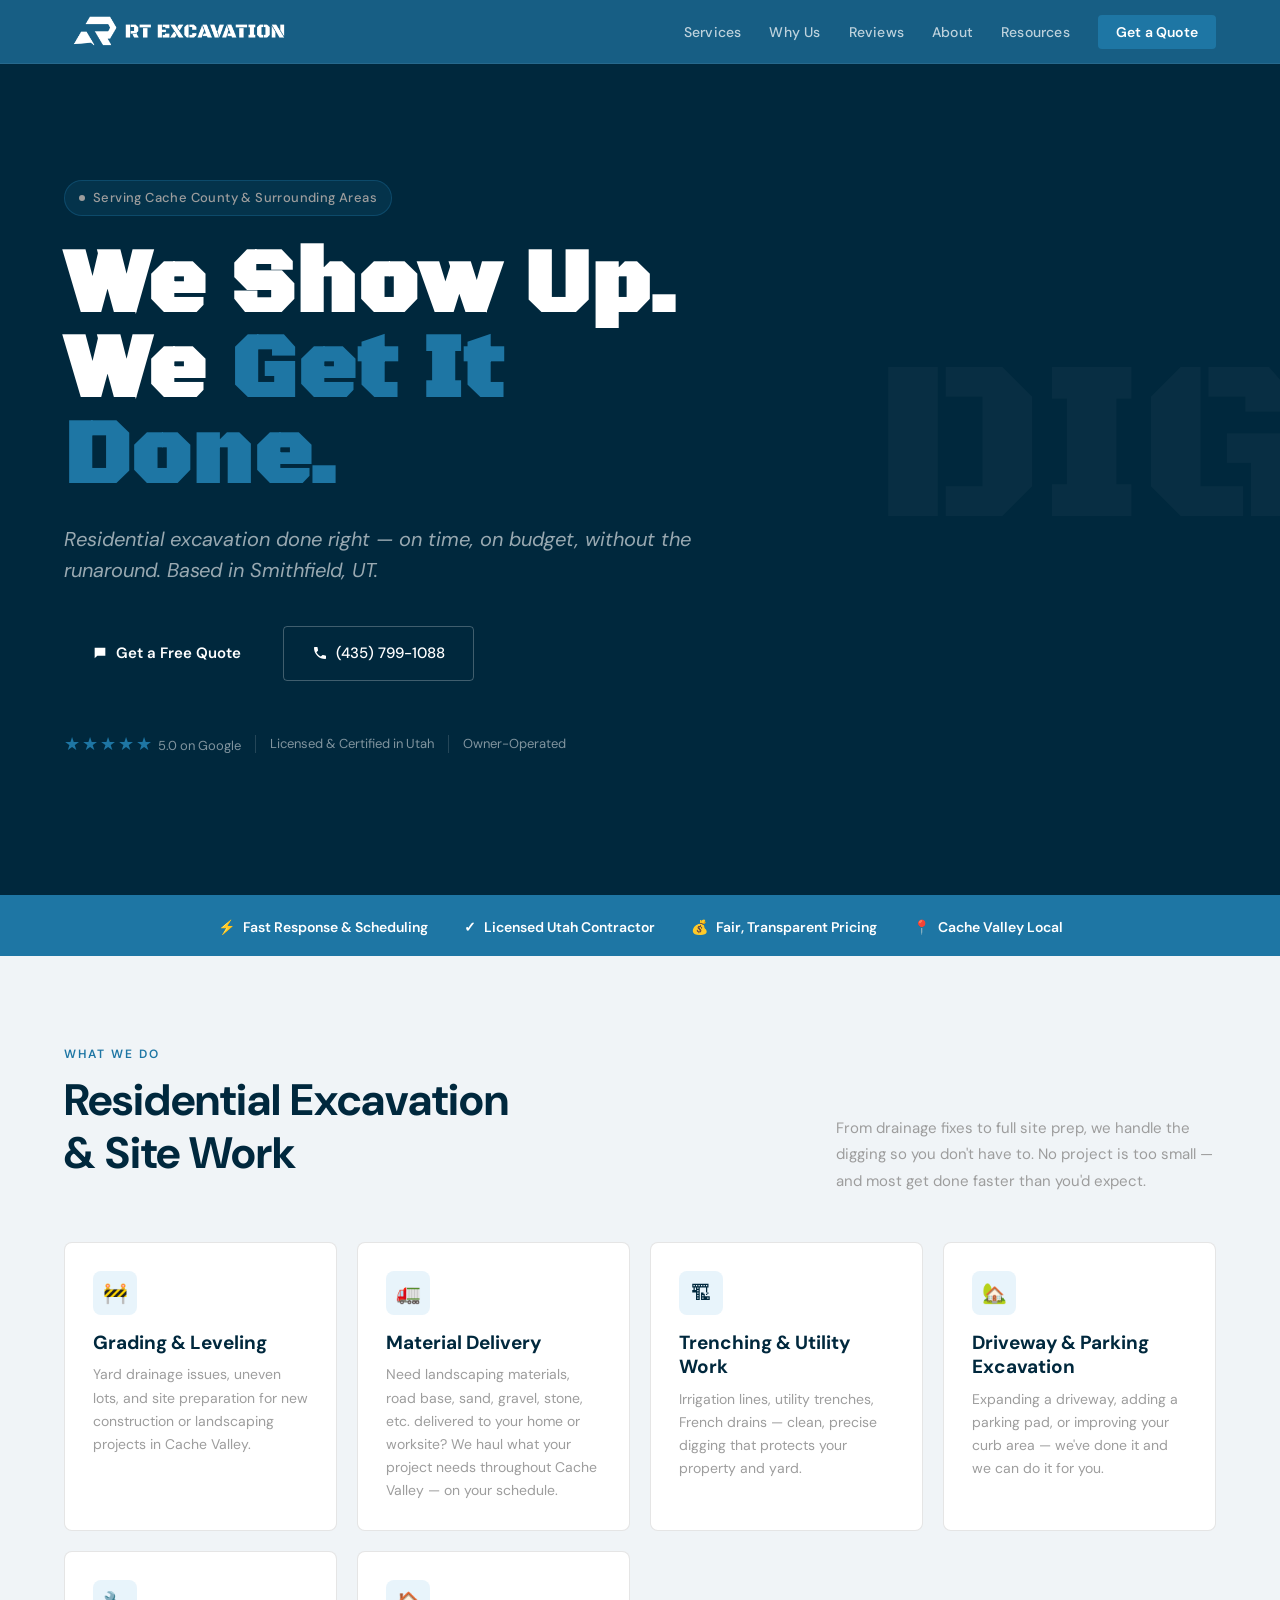
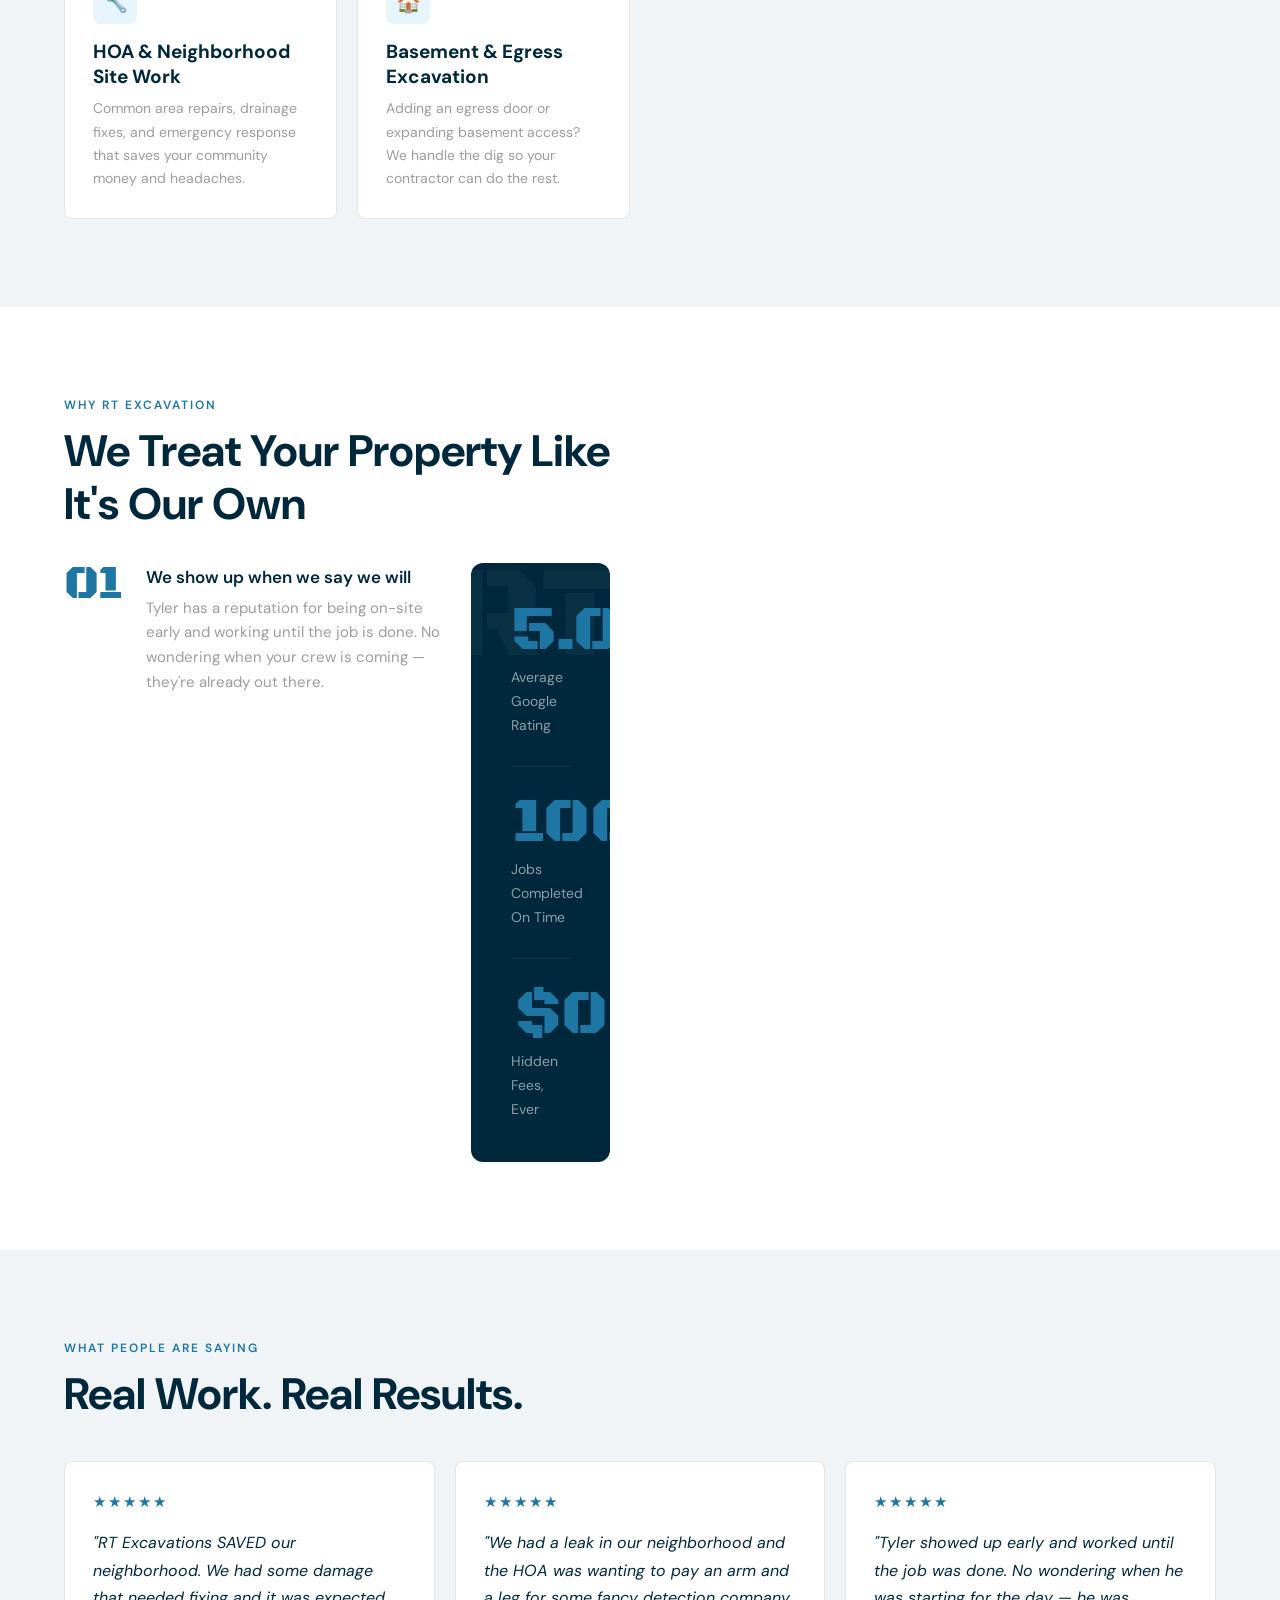
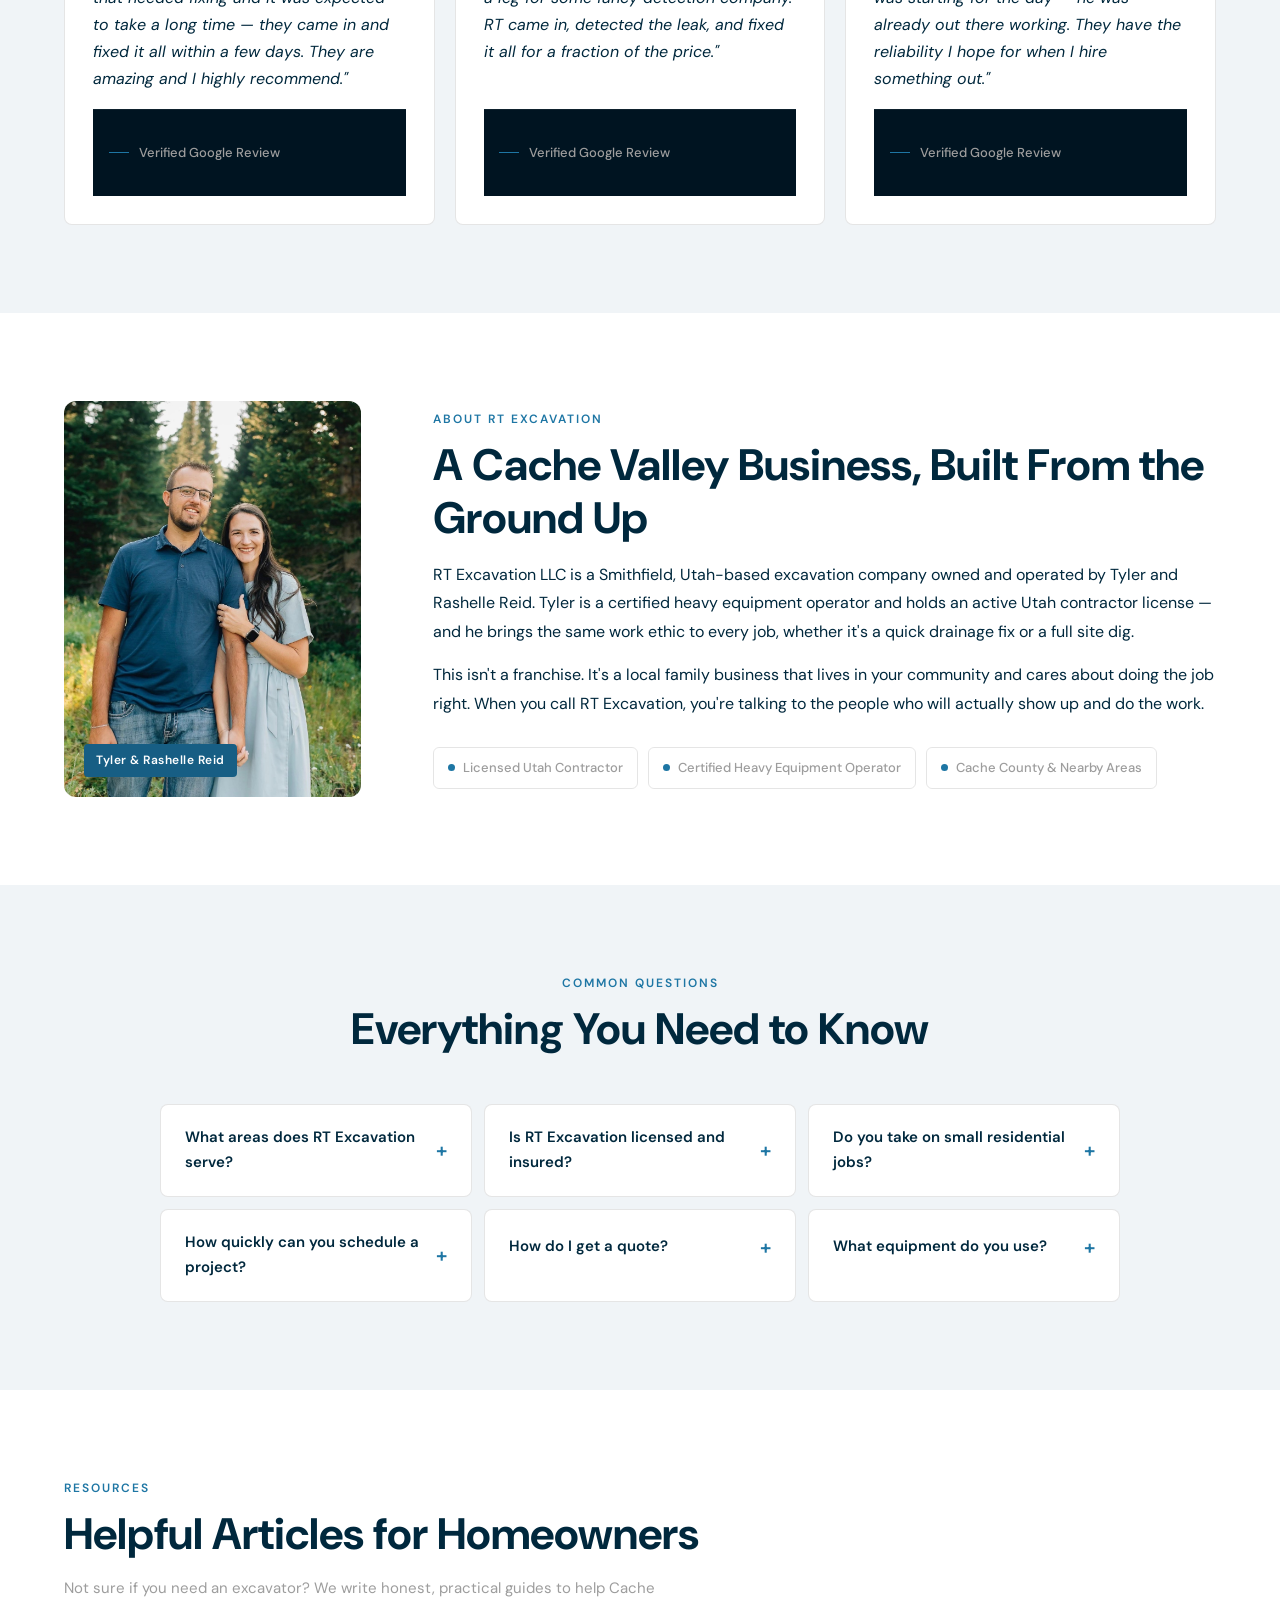
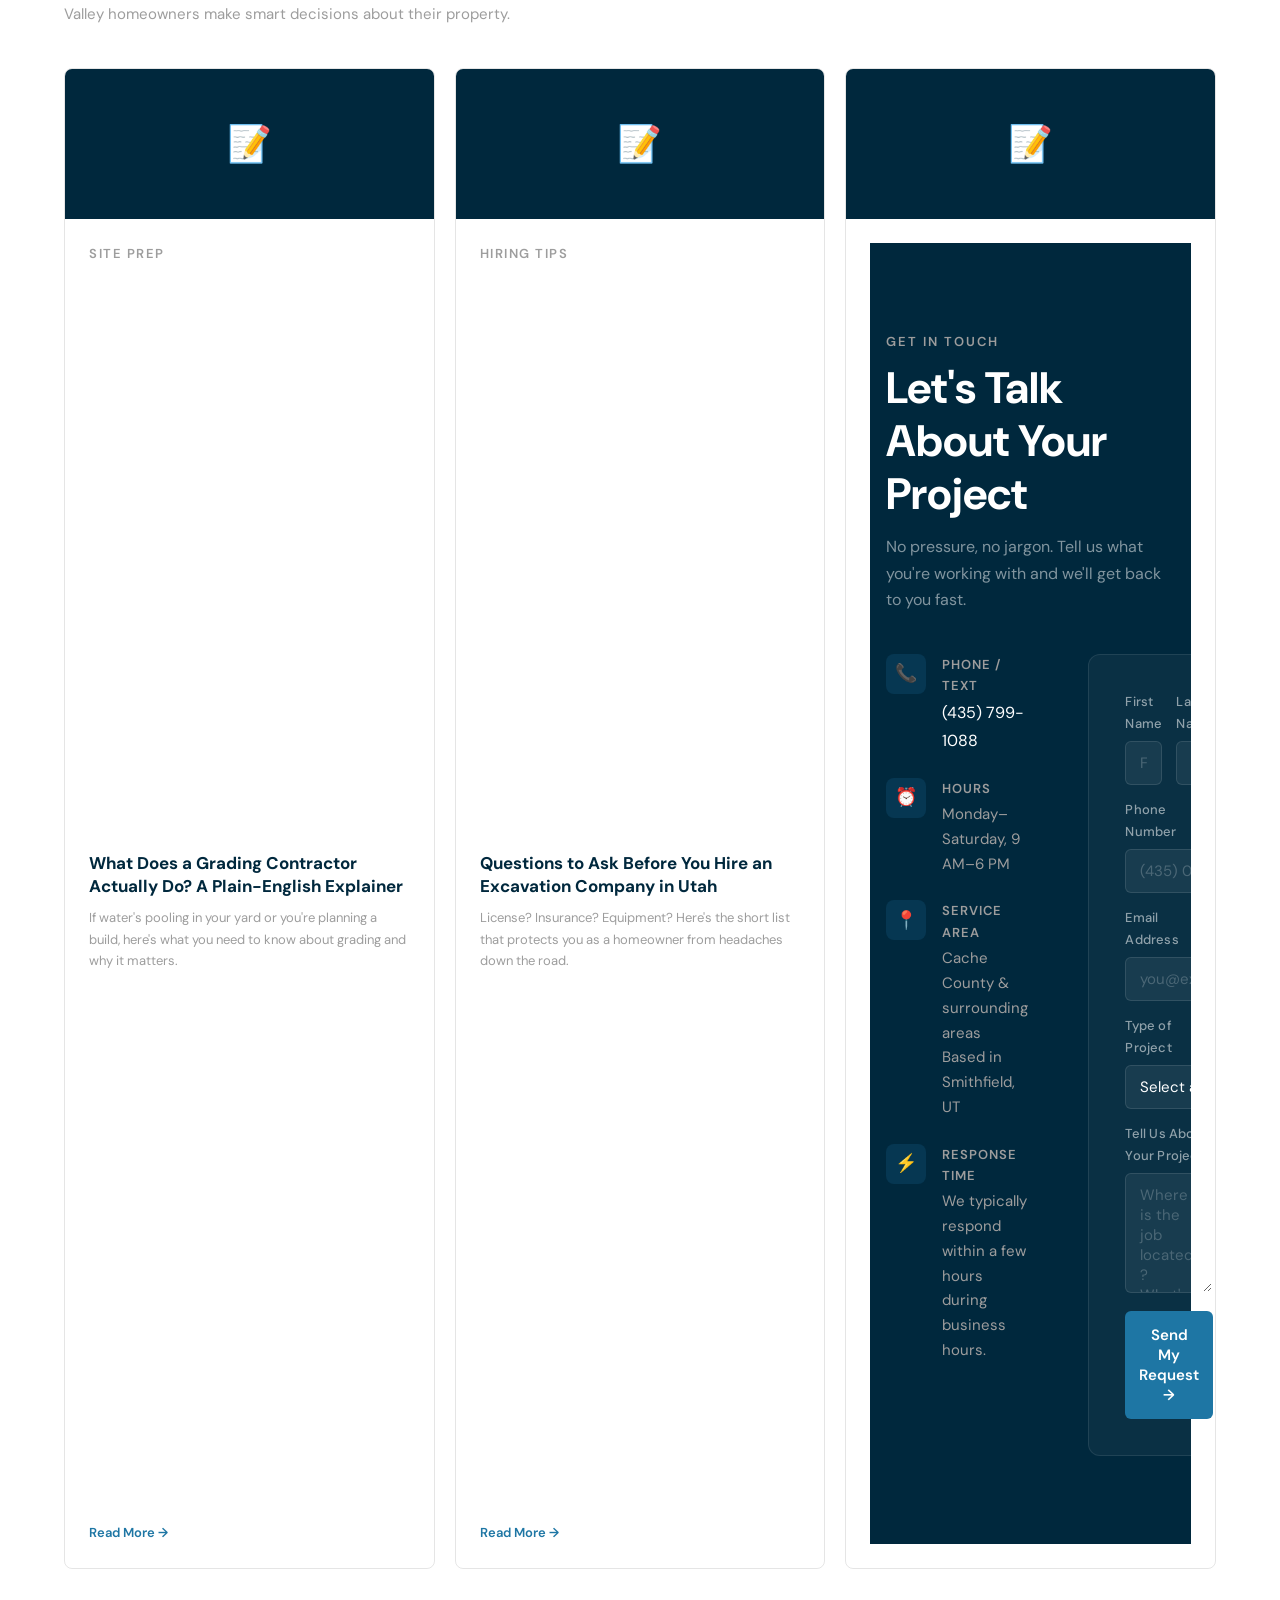
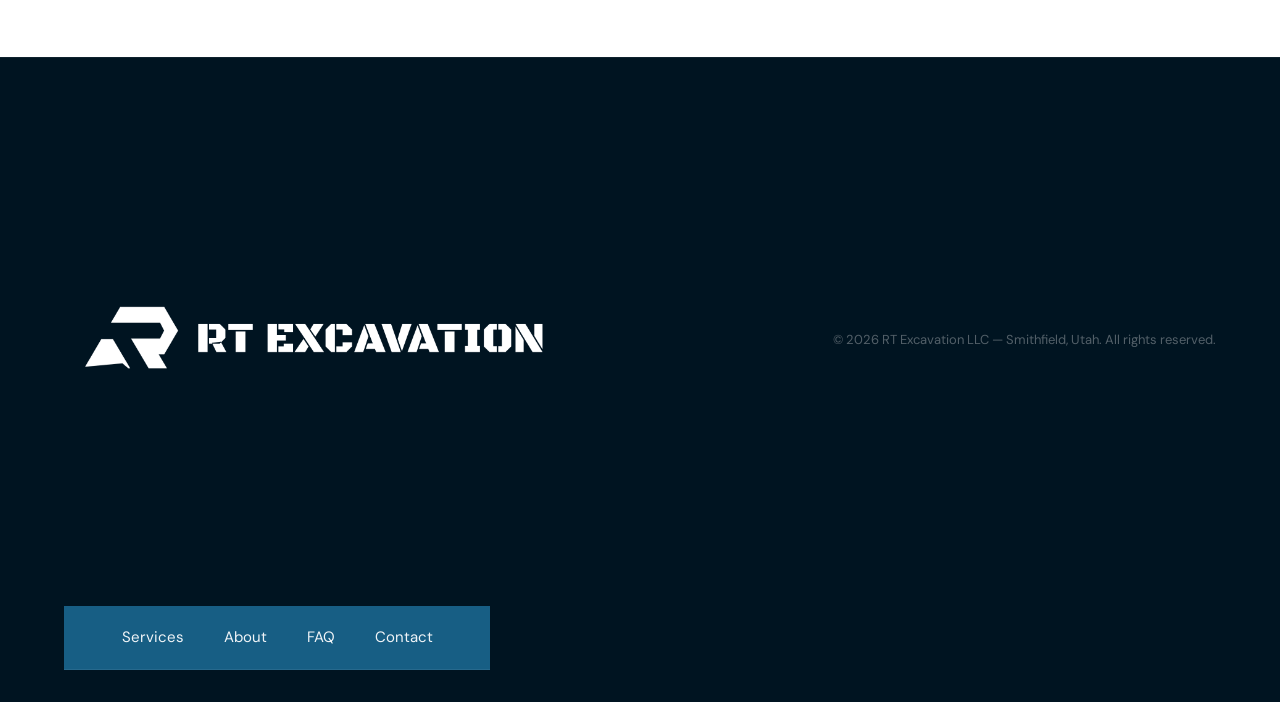
<file: index.html>
<!DOCTYPE html>
<html lang="en">
<head>
  <meta charset="UTF-8">
  <meta name="viewport" content="width=device-width, initial-scale=1.0">

  <!-- PRIMARY SEO TAGS -->
  <title>RT Excavation LLC | Residential Excavation in Smithfield, UT</title>
  <meta name="description" content="RT Excavation LLC is a licensed, owner-operated excavation company serving Cache County, Utah. Fast scheduling, fair pricing, and reliable residential site work. Call (435) 799-1088.">
  <meta name="keywords" content="excavation Smithfield UT, excavation Cache County, residential excavation Utah, grading Logan UT, trenching Cache Valley, material delivery Cache Valley, fill dirt delivery Utah, site prep Utah, licensed excavation contractor Utah">
  <link rel="icon" type="image/png" href="/assets/RT Excavation Logos/Symbol/PNG/Symbol Color.png">
  <link rel="canonical" href="https://rtdigs.com/">

  <!-- OPEN GRAPH (social sharing) -->
  <meta property="og:type" content="website">
  <meta property="og:url" content="https://rtdigs.com/">
  <meta property="og:title" content="RT Excavation LLC | Residential Excavation in Cache Valley, UT">
  <meta property="og:description" content="Owner-operated excavation in Smithfield, UT. Fast, reliable, fairly priced. Serving Cache County and surrounding areas. Call (435) 799-1088.">
  <meta property="og:image" content="https://rtdigs.com/assets/og-image.jpg">
  <meta property="og:locale" content="en_US">
  <meta property="og:site_name" content="RT Excavation LLC">

  <!-- TWITTER CARD -->
  <meta name="twitter:card" content="summary_large_image">
  <meta name="twitter:title" content="RT Excavation LLC | Cache Valley, UT">
  <meta name="twitter:description" content="Licensed residential excavation. Fast scheduling, fair pricing. Smithfield, UT. Call (435) 799-1088.">
  <meta name="twitter:image" content="https://rtdigs.com/assets/og-image.jpg">

  <!-- GEO TAGS -->
  <meta name="geo.region" content="US-UT">
  <meta name="geo.placename" content="Smithfield, Utah">
  <meta name="geo.position" content="41.8338;-111.8277">
  <meta name="ICBM" content="41.8338, -111.8277">

  <!-- SCHEMA MARKUP: LocalBusiness + HomeAndConstructionBusiness -->
  <script type="application/ld+json">
  {
    "@context": "https://schema.org",
    "@type": ["LocalBusiness", "HomeAndConstructionBusiness"],
    "name": "RT Excavation LLC",
    "description": "Licensed, owner-operated residential excavation company serving Cache County, Utah. Specializing in grading, trenching, material delivery, site preparation, and residential excavation projects.",
    "url": "https://rtdigs.com",
    "telephone": "+14357991088",
    "email": "contact@rtdigs.com",
    "priceRange": "$$",
    "currenciesAccepted": "USD",
    "paymentAccepted": "Cash, Check, Credit Card",
    "foundingDate": "2020",
    "legalName": "RT Excavation LLC",
    "slogan": "We Show Up. We Get It Done.",
    "logo": "https://rtdigs.com/assets/logo.png",
    "image": "https://rtdigs.com/assets/og-image.jpg",
    "address": {
      "@type": "PostalAddress",
      "addressLocality": "Smithfield",
      "addressRegion": "UT",
      "postalCode": "84335",
      "addressCountry": "US"
    },
    "geo": {
      "@type": "GeoCoordinates",
      "latitude": 41.8338,
      "longitude": -111.8277
    },
    "areaServed": [
      {
        "@type": "AdministrativeArea",
        "name": "Cache County, Utah"
      },
      {
        "@type": "City",
        "name": "Smithfield, Utah"
      },
      {
        "@type": "City",
        "name": "Logan, Utah"
      },
      {
        "@type": "City",
        "name": "Hyde Park, Utah"
      },
      {
        "@type": "City",
        "name": "North Logan, Utah"
      },
      {
        "@type": "City",
        "name": "Providence, Utah"
      },
      {
        "@type": "City",
        "name": "Richmond, Utah"
      }
    ],
    "openingHoursSpecification": [
      {
        "@type": "OpeningHoursSpecification",
        "dayOfWeek": ["Monday","Tuesday","Wednesday","Thursday","Friday","Saturday"],
        "opens": "09:00",
        "closes": "18:00"
      }
    ],
    "aggregateRating": {
      "@type": "AggregateRating",
      "ratingValue": "5.0",
      "reviewCount": "3",
      "bestRating": "5",
      "worstRating": "1"
    },
    "review": [
      {
        "@type": "Review",
        "reviewRating": {
          "@type": "Rating",
          "ratingValue": "5"
        },
        "author": {
          "@type": "Person",
          "name": "Google Reviewer"
        },
        "reviewBody": "RT Excavations SAVED our neighborhood. We had some damage that needed fixing and it was expected to take a long time but they came in and fixed it all within a few days."
      },
      {
        "@type": "Review",
        "reviewRating": {
          "@type": "Rating",
          "ratingValue": "5"
        },
        "author": {
          "@type": "Person",
          "name": "Google Reviewer"
        },
        "reviewBody": "Tyler showed up early and worked until the job was done. No wondering when he was starting for the day — he was already out there working. They have the reliability I hope for when I hire something out."
      }
    ],
    "hasOfferCatalog": {
      "@type": "OfferCatalog",
      "name": "Excavation Services",
      "itemListElement": [
        {"@type": "Offer", "itemOffered": {"@type": "Service", "name": "Residential Grading & Leveling", "areaServed": "Cache County, Utah"}},
        {"@type": "Offer", "itemOffered": {"@type": "Service", "name": "Material Delivery", "areaServed": "Cache County, Utah"}},
        {"@type": "Offer", "itemOffered": {"@type": "Service", "name": "Trenching & Utility Work", "areaServed": "Cache County, Utah"}},
        {"@type": "Offer", "itemOffered": {"@type": "Service", "name": "Driveway & Parking Excavation", "areaServed": "Cache County, Utah"}},
        {"@type": "Offer", "itemOffered": {"@type": "Service", "name": "Basement & Egress Excavation", "areaServed": "Cache County, Utah"}},
        {"@type": "Offer", "itemOffered": {"@type": "Service", "name": "HOA & Neighborhood Site Work", "areaServed": "Cache County, Utah"}}
      ]
    },
    "sameAs": [
      "https://www.google.com/maps/search/RT+Excavation+LLC+Smithfield+UT"
    ]
  }
  </script>

  <!-- BREADCRUMB SCHEMA -->
  <script type="application/ld+json">
  {
    "@context": "https://schema.org",
    "@type": "BreadcrumbList",
    "itemListElement": [
      {"@type": "ListItem", "position": 1, "name": "Home", "item": "https://rtdigs.com/"},
      {"@type": "ListItem", "position": 2, "name": "Services", "item": "https://rtdigs.com/#services"},
      {"@type": "ListItem", "position": 3, "name": "About", "item": "https://rtdigs.com/#about"},
      {"@type": "ListItem", "position": 4, "name": "Contact", "item": "https://rtdigs.com/#contact"}
    ]
  }
  </script>

  <!-- FAQ SCHEMA (boosts GEO/AI answer visibility) -->
  <script type="application/ld+json">
  {
    "@context": "https://schema.org",
    "@type": "FAQPage",
    "mainEntity": [
      {
        "@type": "Question",
        "name": "What areas does RT Excavation serve?",
        "acceptedAnswer": {
          "@type": "Answer",
          "text": "RT Excavation LLC is based in Smithfield, Utah and serves Cache County and surrounding areas, including Logan, Hyde Park, North Logan, Providence, and Richmond."
        }
      },
      {
        "@type": "Question",
        "name": "Is RT Excavation licensed?",
        "acceptedAnswer": {
          "@type": "Answer",
          "text": "Yes. RT Excavation LLC holds an active Utah contractor license and Tyler Reid is a certified heavy equipment operator."
        }
      },
      {
        "@type": "Question",
        "name": "What types of excavation projects does RT Excavation handle?",
        "acceptedAnswer": {
          "@type": "Answer",
          "text": "RT Excavation specializes in residential projects including grading and leveling, material delivery, trenching, driveway and parking excavation, basement egress excavation, and HOA or neighborhood site work."
        }
      },
      {
        "@type": "Question",
        "name": "How do I get a quote from RT Excavation?",
        "acceptedAnswer": {
          "@type": "Answer",
          "text": "You can call or text (435) 799-1088, or fill out the contact form on this website. RT Excavation typically responds within a few hours during business hours, Monday through Saturday."
        }
      }
    ]
  }
  </script>

  <!-- FONTS -->
  <link rel="preconnect" href="https://fonts.googleapis.com">
  <link rel="preconnect" href="https://fonts.gstatic.com" crossorigin>
  <link href="https://fonts.googleapis.com/css2?family=Black+Ops+One&family=DM+Sans:ital,opsz,wght@0,9..40,400;0,9..40,500;0,9..40,600;0,9..40,700;1,9..40,400;1,9..40,600&display=swap" rel="stylesheet">

  <link rel="stylesheet" href="style.css">
</head>

<body>

<!-- SKIP TO CONTENT (accessibility) -->
<a href="#main" class="skip-link">Skip to main content</a>

<!-- ===================== NAV ===================== -->
<header role="banner">
  <nav aria-label="Main navigation">
    <a href="/" class="nav-logo" aria-label="RT Excavation LLC - Home">
      <img src="assets/RT Excavation Logos/Horizontal/PNG/Horizontal white.png" alt="RT Excavation LLC" class="nav-logo-img">
    </a>
    <button class="nav-boggle" aria-label="Open menu" aria-expanded="false" aria-controls="nav-menu">
      <span></span><span></span><span></span>
    </button>
    <ul class="nav-links" id="nav-menu" role="list">
      <li><a href="#services">Services</a></li>
      <li><a href="#why">Why Us</a></li>
      <li><a href="#reviews">Reviews</a></li>
      <li><a href="#about">About</a></li>
      <li><a href="/blog/">Resources</a></li>
      <li><a href="#contact" class="nav-cta">Get a Quote</a></li>
    </ul>
  </nav>
</header>

<!-- ===================== MAIN ===================== -->
<main id="main">

  <!-- HERO -->
  <section class="hero" id="home" aria-label="Hero">
    <div class="hero-bg-text" aria-hidden="true">DIG</div>
    <div class="hero-stripe" aria-hidden="true"></div>
    <div class="hero-content">
      <div class="hero-badge" role="note">
        <span class="badge-dot" aria-hidden="true"></span>
        Serving Cache County &amp; Surrounding Areas
      </div>
      <h1>We Show Up.<br>We <em>Get It Done.</em></h1>
      <p class="hero-sub">Residential excavation done right — on time, on budget, without the runaround. Based in Smithfield, UT.</p>
      <div class="hero-actions">
        <a href="#contact" class="btn-primary">
          <svg width="16" height="16" viewBox="0 0 24 24" fill="none" aria-hidden="true"><path d="M20 4H4v16l4-4h12V4z" fill="currentColor"/></svg>
          Get a Free Quote
        </a>
        <a href="tel:4357991088" class="btn-ghost">
          <svg width="16" height="16" viewBox="0 0 24 24" fill="none" aria-hidden="true"><path d="M6.6 10.8c1.4 2.8 3.8 5.1 6.6 6.6l2.2-2.2c.3-.3.7-.4 1-.2 1.1.4 2.3.6 3.6.6.6 0 1 .4 1 1V20c0 .6-.4 1-1 1-9.4 0-17-7.6-17-17 0-.6.4-1 1-1h3.5c.6 0 1 .4 1 1 0 1.3.2 2.5.6 3.6.1.3 0 .7-.2 1L6.6 10.8z" fill="currentColor"/></svg>
          (435) 799-1088
        </a>
      </div>
      <div class="hero-proof" role="list" aria-label="Trust indicators">
        <div role="listitem">
          <span class="stars" aria-label="5 stars">★★★★★</span>
          <span class="proof-text">5.0 on Google</span>
        </div>
        <div class="proof-divider" aria-hidden="true"></div>
        <div role="listitem" class="proof-text">Licensed &amp; Certified in Utah</div>
        <div class="proof-divider" aria-hidden="true"></div>
        <div role="listitem" class="proof-text">Owner-Operated</div>
      </div>
    </div>
  </section>

  <!-- TRUST BAR -->
  <div class="trust-bar" role="list" aria-label="Key benefits">
    <div class="trust-item" role="listitem"><span aria-hidden="true">⚡</span> Fast Response &amp; Scheduling</div>
    <div class="trust-item" role="listitem"><span aria-hidden="true">✓</span> Licensed Utah Contractor</div>
    <div class="trust-item" role="listitem"><span aria-hidden="true">💰</span> Fair, Transparent Pricing</div>
    <div class="trust-item" role="listitem"><span aria-hidden="true">📍</span> Cache Valley Local</div>
  </div>

  <!-- SERVICES -->
  <section class="services" id="services" aria-labelledby="services-heading">
    <div class="services-header fade-up">
      <div>
        <p class="section-label">What We Do</p>
        <h2 id="services-heading" class="section-title">Residential Excavation<br>&amp; Site Work</h2>
      </div>
      <p class="section-body" style="max-width:380px;font-size:15px;">From drainage fixes to full site prep, we handle the digging so you don't have to. No project is too small — and most get done faster than you'd expect.</p>
    </div>
    <div class="services-grid">
      <article class="service-card fade-up">
        <div class="service-icon" aria-hidden="true">🚧</div>
        <h3>Grading &amp; Leveling</h3>
        <p>Yard drainage issues, uneven lots, and site preparation for new construction or landscaping projects in Cache Valley.</p>
      </article>
      <article class="service-card fade-up">
        <div class="service-icon" aria-hidden="true">🚛</div>
        <h3>Material Delivery</h3>
        <p>Need landscaping materials, road base, sand, gravel, stone, etc. delivered to your home or worksite? We haul what your project needs throughout Cache Valley — on your schedule.</p>
      </article>
      <article class="service-card fade-up">
        <div class="service-icon" aria-hidden="true">🏗</div>
        <h3>Trenching &amp; Utility Work</h3>
        <p>Irrigation lines, utility trenches, French drains — clean, precise digging that protects your property and yard.</p>
      </article>
      <article class="service-card fade-up">
        <div class="service-icon" aria-hidden="true">🏡</div>
        <h3>Driveway &amp; Parking Excavation</h3>
        <p>Expanding a driveway, adding a parking pad, or improving your curb area — we've done it and we can do it for you.</p>
      </article>
      <article class="service-card fade-up">
        <div class="service-icon" aria-hidden="true">🔧</div>
        <h3>HOA &amp; Neighborhood Site Work</h3>
        <p>Common area repairs, drainage fixes, and emergency response that saves your community money and headaches.</p>
      </article>
      <article class="service-card fade-up">
        <div class="service-icon" aria-hidden="true">🏠</div>
        <h3>Basement &amp; Egress Excavation</h3>
        <p>Adding an egress door or expanding basement access? We handle the dig so your contractor can do the rest.</p>
      </article>
    </div>
  </section>

  <!-- WHY US -->
  <section id="why" aria-labelledby="why-heading">
    <div class="why-grid">
      <div class="fade-up">
        <p class="section-label">Why RT Excavation</p>
        <h2 id="why-heading" class="section-title">We Treat Your Property Like It's Our Own</h2>
        <div class="why-points">
          <div class="why-point">
            <div class="why-point-num" aria-hidden="true">01</div>
            <div>
              <h3>We show up when we say we will</h3>
              <p>Tyler has a reputation for being on-site early and working until the job is done. No wondering when your crew is coming — they're already out there.</p>
            </div>
 
<!-- Insert more information here -->

      <div class="why-visual fade-up" aria-hidden="true">
        <div class="why-visual-bg">RT</div>
        <div class="stat-block">
          <div class="stat-num">5.0</div>
          <div class="stat-label">Average Google Rating</div>
        </div>
        <div class="stat-divider"></div>
        <div class="stat-block">
          <div class="stat-num">100%</div>
          <div class="stat-label">Jobs Completed On Time</div>
        </div>
        <div class="stat-divider"></div>
        <div class="stat-block">
          <div class="stat-num">$0</div>
          <div class="stat-label">Hidden Fees, Ever</div>
        </div>
      </div>
    </div>
  </section>

  <!-- REVIEWS -->

  <!-- **Need to find a way to update these automatically -->

  <section class="reviews" id="reviews" aria-labelledby="reviews-heading">
    <div class="fade-up">
      <p class="section-label">What People Are Saying</p>
      <h2 id="reviews-heading" class="section-title">Real Work. Real Results.</h2>
    </div>
    <div class="reviews-grid">
      <article class="review-card fade-up">
        <div class="stars" aria-label="5 out of 5 stars">★★★★★</div>
        <blockquote class="review-text">"RT Excavations SAVED our neighborhood. We had some damage that needed fixing and it was expected to take a long time — they came in and fixed it all within a few days. They are amazing and I highly recommend."</blockquote>
        <footer class="reviewer">Verified Google Review</footer>
      </article>
      <article class="review-card fade-up">
        <div class="stars" aria-label="5 out of 5 stars">★★★★★</div>
        <blockquote class="review-text">"We had a leak in our neighborhood and the HOA was wanting to pay an arm and a leg for some fancy detection company. RT came in, detected the leak, and fixed it all for a fraction of the price."</blockquote>
        <footer class="reviewer">Verified Google Review</footer>
      </article>
      <article class="review-card fade-up">
        <div class="stars" aria-label="5 out of 5 stars">★★★★★</div>
        <blockquote class="review-text">"Tyler showed up early and worked until the job was done. No wondering when he was starting for the day — he was already out there working. They have the reliability I hope for when I hire something out."</blockquote>
        <footer class="reviewer">Verified Google Review</footer>
      </article>
    </div>
  </section>

  <!-- ABOUT -->
  <section id="about" aria-labelledby="about-heading">
    <div class="about-grid">
      <div class="about-img-block fade-up">
        <img src="assets/reid-image.jpeg" 
            alt="Tyler &amp; Rashelle Reid" 
            width="170" height="239"
            loading="lazy"
            class="about-img">
        <div class="about-img-label">Tyler &amp; Rashelle Reid</div>
      </div>
      <div class="fade-up">
        <p class="section-label">About RT Excavation</p>
        <h2 id="about-heading" class="section-title">A Cache Valley Business, Built From the Ground Up</h2>
        <p style="color:var(--slate);font-size:16px;margin-top:16px;line-height:1.8;">RT Excavation LLC is a Smithfield, Utah-based excavation company owned and operated by Tyler and Rashelle Reid. Tyler is a certified heavy equipment operator and holds an active Utah contractor license — and he brings the same work ethic to every job, whether it's a quick drainage fix or a full site dig.</p>
        <p style="color:var(--slate);font-size:16px;margin-top:14px;line-height:1.8;">This isn't a franchise. It's a local family business that lives in your community and cares about doing the job right. When you call RT Excavation, you're talking to the people who will actually show up and do the work.</p>
        <div class="cred-badges" role="list" aria-label="Credentials">
          <div class="cred-badge" role="listitem"><div class="cred-badge-dot" aria-hidden="true"></div> Licensed Utah Contractor</div>
          <div class="cred-badge" role="listitem"><div class="cred-badge-dot" aria-hidden="true"></div> Certified Heavy Equipment Operator</div>
          <div class="cred-badge" role="listitem"><div class="cred-badge-dot" aria-hidden="true"></div> Cache County &amp; Nearby Areas</div>
        </div>
      </div>
    </div>
  </section>

  <!-- FAQ (GEO / AI visibility) -->
  <section class="faq" id="faq" aria-labelledby="faq-heading">
    <div class="fade-up" style="text-align:center;max-width:600px;margin:0 auto 48px;">
      <p class="section-label">Common Questions</p>
      <h2 id="faq-heading" class="section-title">Everything You Need to Know</h2>
    </div>
    <div class="faq-grid fade-up">
      <details class="faq-item">
        <summary>What areas does RT Excavation serve?</summary>
        <p>We're based in Smithfield, Utah and primarily serve Cache County and the surrounding area — including Logan, Hyde Park, North Logan, Providence, Richmond, and Wellsville. Not sure if we cover your location? Just give us a call and we'll figure it out.</p>
      </details>
      <details class="faq-item">
        <summary>Is RT Excavation licensed and insured?</summary>
        <p>Yes. RT Excavation LLC holds an active Utah contractor license, and Tyler is a certified heavy equipment operator. We take credentials seriously because they protect you as much as they protect us.</p>
      </details>
      <details class="faq-item">
        <summary>Do you take on small residential jobs?</summary>
        <p>Absolutely — that's our specialty. We focus on residential projects and love working directly with homeowners. No job is too small if it's something we can help with.</p>
      </details>
      <details class="faq-item">
        <summary>How quickly can you schedule a project?</summary>
        <p>We're typically able to schedule faster than larger companies because we're not juggling a massive backlog. Reach out and Rashelle will get you on the calendar as soon as possible.</p>
      </details>
      <details class="faq-item">
        <summary>How do I get a quote?</summary>
        <p>Call or text us at (435) 799-1088, or use the contact form on this page. Tell us what you're working with and we'll get back to you fast — usually within a few hours during business hours.</p>
      </details>
      <details class="faq-item">
        <summary>What equipment do you use?</summary>
        <p>Tyler operates a commercial truck and sources the right heavy equipment for each job. Rather than maintaining a full fleet (which drives up costs), we lease what the project needs — so you're not paying for overhead you don't need.</p>
      </details>
    </div>
  </section>

  <!-- BLOG PREVIEW -->
  <section class="blog" id="blog" aria-labelledby="blog-heading">
    <div class="fade-up">
      <p class="section-label">Resources</p>
      <h2 id="blog-heading" class="section-title">Helpful Articles for Homeowners</h2>
      <p class="section-body" style="margin-top:12px;font-size:15px;">Not sure if you need an excavator? We write honest, practical guides to help Cache Valley homeowners make smart decisions about their property.</p>
    </div>
    <div class="blog-grid">
      <article class="blog-card fade-up">
        <div class="blog-img" aria-hidden="true">📝</div>
        <div class="blog-content">
          <p class="blog-tag">Site Prep</p>
          <h3>What Does a Grading Contractor Actually Do? A Plain-English Explainer</h3>
          <p>If water's pooling in your yard or you're planning a build, here's what you need to know about grading and why it matters.</p>
          <a href="blog/what-does-a-grading-contractor-do.html" class="blog-link">Read More →</a>
        </div>
      </article>
      <article class="blog-card fade-up">
        <div class="blog-img" aria-hidden="true">📝</div>
        <div class="blog-content">
          <p class="blog-tag">Hiring Tips</p>
          <h3>Questions to Ask Before You Hire an Excavation Company in Utah</h3>
          <p>License? Insurance? Equipment? Here's the short list that protects you as a homeowner from headaches down the road.</p>
          <a href="blog/questions-to-ask-excavation-company-utah.html" class="blog-link">Read More →</a>
        </div>
      </article>
      <article class="blog-card fade-up">
        <div class="blog-img" aria-hidden="true">📝</div>
        <div class="blog-content">


  <!-- CONTACT -->
  <section class="contact" id="contact" aria-labelledby="contact-heading">
    <div class="fade-up">
      <p class="section-label">Get in Touch</p>
      <h2 id="contact-heading" class="section-title">Let's Talk About Your Project</h2>
      <p style="color:rgba(255,255,255,0.5);font-size:16px;margin-top:12px;">No pressure, no jargon. Tell us what you're working with and we'll get back to you fast.</p>
    </div>
    <div class="contact-grid">
      <div class="contact-info fade-up">
        <div class="contact-item">
          <div class="contact-icon" aria-hidden="true">📞</div>
          <div>
            <p class="contact-label">Phone / Text</p>
            <a href="tel:4357991088" class="contact-value">(435) 799-1088</a>
          </div>
        </div>
        <div class="contact-item">
          <div class="contact-icon" aria-hidden="true">⏰</div>
          <div>
            <p class="contact-label">Hours</p>
            <p class="contact-value" style="font-size:15px;">Monday–Saturday, 9 AM–6 PM</p>
          </div>
        </div>
        <div class="contact-item">
          <div class="contact-icon" aria-hidden="true">📍</div>
          <div>
            <p class="contact-label">Service Area</p>
            <p class="contact-value" style="font-size:15px;">Cache County &amp; surrounding areas<br>Based in Smithfield, UT</p>
          </div>
        </div>
        <div class="contact-item">
          <div class="contact-icon" aria-hidden="true">⚡</div>
          <div>
            <p class="contact-label">Response Time</p>
            <p class="contact-value" style="font-size:15px;">We typically respond within a few hours during business hours.</p>
          </div>
        </div>
      </div>

      <!-- FORM: Uses Netlify Forms (no backend needed) -->
      <form
        class="contact-form fade-up"
        name="contact" netlify
        method="POST"
        data-netlify="true"
        netlify-honeypot="bot-field"
        aria-label="Contact form"
      >
        <input type="hidden" name="form-name" value="contact">
        <p style="display:none;"><label>Don't fill this out: <input name="bot-field"></label></p>

        <div class="form-row">
          <div class="form-group">
            <label for="first-name">First Name</label>
            <input type="text" id="first-name" name="first-name" placeholder="First name" required autocomplete="given-name">
          </div>
          <div class="form-group">
            <label for="last-name">Last Name</label>
            <input type="text" id="last-name" name="last-name" placeholder="Last name" required autocomplete="family-name">
          </div>
        </div>
        <div class="form-group">
          <label for="phone">Phone Number</label>
          <input type="tel" id="phone" name="phone" placeholder="(435) 000-0000" autocomplete="tel">
        </div>
        <div class="form-group">
          <label for="email">Email Address</label>
          <input type="email" id="email" name="email" placeholder="you@example.com" required autocomplete="email">
        </div>
        <div class="form-group">
          <label for="service">Type of Project</label>
          <select id="service" name="service" required>
            <option value="" disabled selected>Select a service...</option>
            <option>Grading &amp; Leveling</option>
            <option>Underground Leak Detection &amp; Repair</option>
            <option>Trenching &amp; Utility Work</option>
            <option>Driveway / Parking Excavation</option>
            <option>Basement / Egress Excavation</option>
            <option>HOA / Neighborhood Work</option>
            <option>Other / Not Sure</option>
          </select>
        </div>
        <div class="form-group">
          <label for="message">Tell Us About Your Project</label>
          <textarea id="message" name="message" placeholder="Where is the job located? What's the situation? Don't worry about being precise — just give us the gist and we'll follow up." required></textarea>
        </div>
        <button type="submit" class="form-submit">Send My Request →</button>
      </form>
    </div>
  </section>

</main>

<!-- FOOTER -->
<footer role="contentinfo">
  <div class="footer-inner">
    <a href="/" class="nav-logo" aria-label="RT Excavation LLC - Home">
      <img src="assets/RT Excavation Logos/Horizontal/PNG/Horizontal white.png" alt="RT Excavation LLC" class="footer-logo-img">
    </a>
    <p class="footer-copy">© <span id="year"></span> RT Excavation LLC — Smithfield, Utah. All rights reserved.</p>
    <nav class="footer-links" aria-label="Footer navigation">
      <a href="#services">Services</a>
      <a href="#about">About</a>
      <a href="#faq">FAQ</a>
      <a href="#contact">Contact</a>
    </nav>
  </div>
</footer>

<script src="main.js"></script>
</body>
</html>
</file>
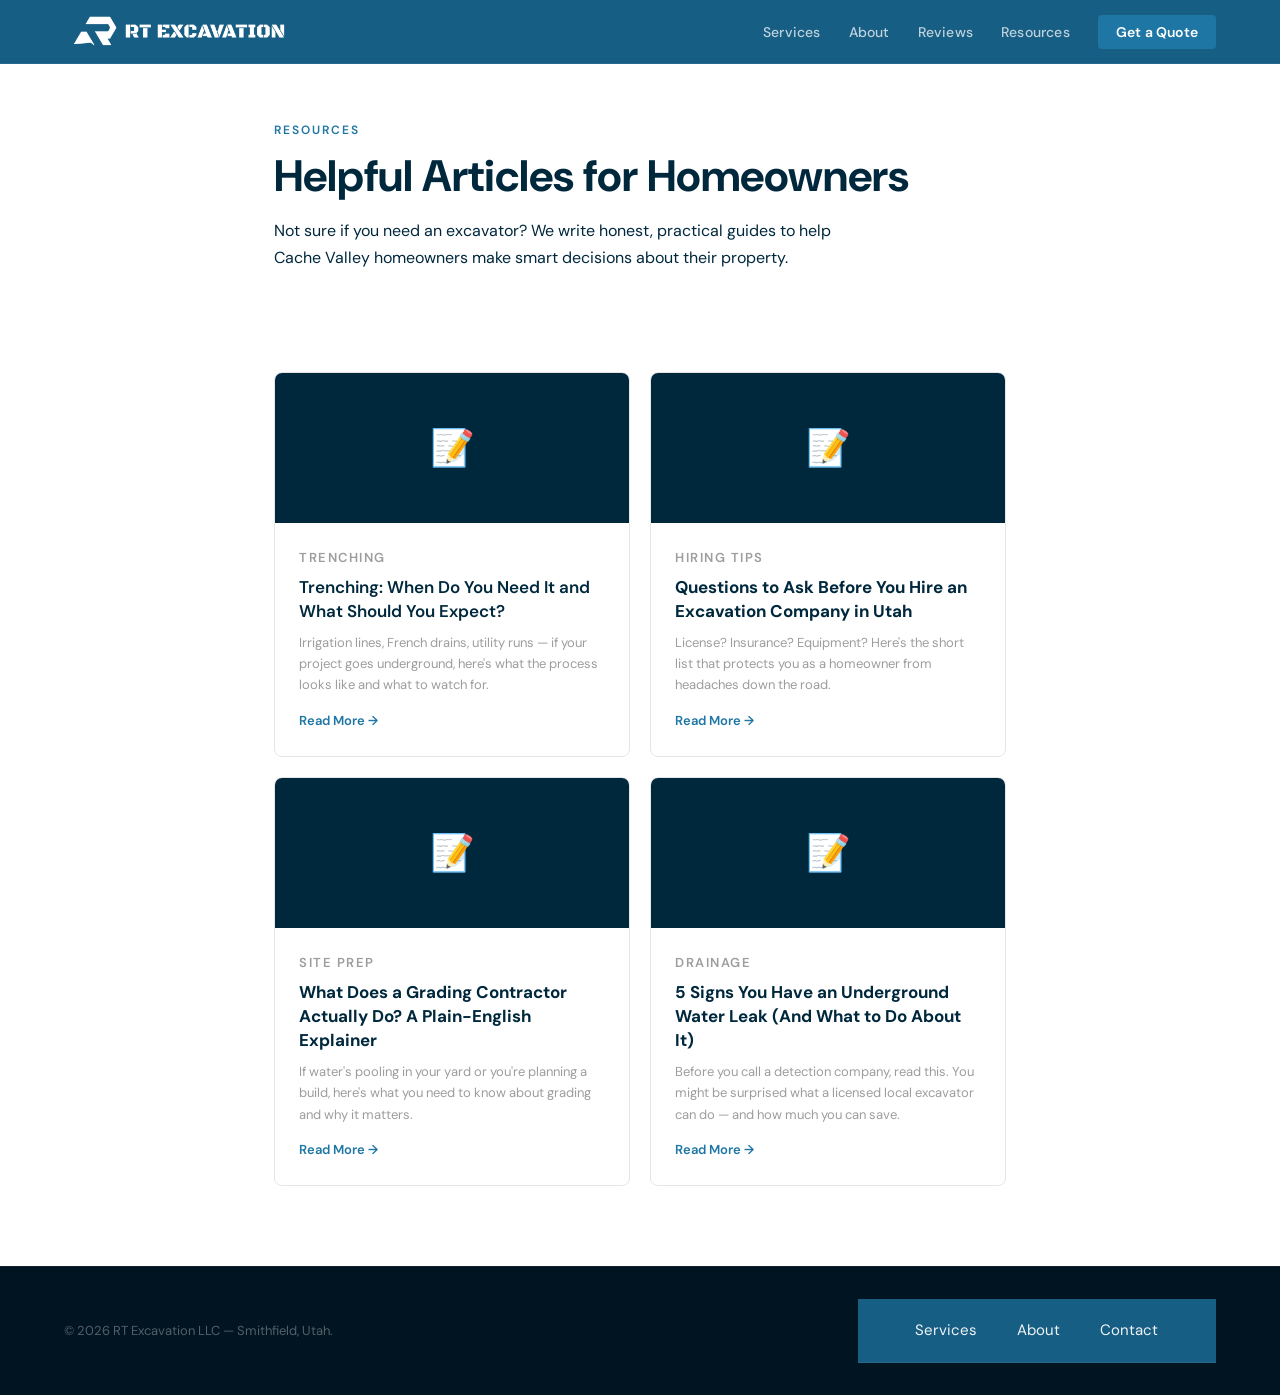
<file: blog/index.html>
<!DOCTYPE html>
<html lang="en">
<head>
  <meta charset="UTF-8">
  <meta name="viewport" content="width=device-width, initial-scale=1.0">

  <title>Resources &amp; Articles | RT Excavation LLC</title>
  <meta name="description" content="Practical guides for Cache Valley homeowners — drainage, grading, hiring tips, and more from RT Excavation LLC in Smithfield, Utah.">
  <link rel="icon" type="image/png" href="/assets/RT Excavation Logos/Symbol/PNG/Symbol Color.png">
  <link rel="canonical" href="https://rtdigs.com/blog/">

  <meta property="og:type" content="website">
  <meta property="og:title" content="Resources &amp; Articles | RT Excavation LLC">
  <meta property="og:description" content="Practical guides for Cache Valley homeowners — drainage, grading, hiring tips, and more.">
  <meta property="og:url" content="https://rtdigs.com/blog/">
  <meta property="og:site_name" content="RT Excavation LLC">

  <link rel="preconnect" href="https://fonts.googleapis.com">
  <link rel="preconnect" href="https://fonts.gstatic.com" crossorigin>
  <link href="https://fonts.googleapis.com/css2?family=Black+Ops+One&family=DM+Sans:ital,opsz,wght@0,9..40,400;0,9..40,500;0,9..40,600;0,9..40,700;1,9..40,400;1,9..40,600&display=swap" rel="stylesheet">

  <link rel="stylesheet" href="../style.css">

  <style>
    .blog-index-hero {
      padding: 120px 5% 60px;
      max-width: 860px;
      margin: 0 auto;
    }
    .blog-index-grid {
      max-width: 860px;
      margin: 0 auto;
      padding: 0 5% 80px;
    }
    /* NOTE FOR FUTURE POSTS:
       To add a new article, copy one <article class="blog-card"> block below,
       paste it at the TOP of the list (newest first), and update the tag,
       title, description, and href. Then swap the top 3 cards on index.html
       to match. That's it. */
  </style>
</head>
<body>

<header role="banner">
  <nav aria-label="Main navigation">
    <a href="/" class="nav-logo">
      <img src="/assets/RT Excavation Logos/Horizontal/PNG/Horizontal white.png" alt="RT Excavation LLC" class="nav-logo-img">
    </a>
    <ul class="nav-links" id="nav-menu" role="list">
      <li><a href="/#services">Services</a></li>
      <li><a href="/#about">About</a></li>
      <li><a href="/#reviews">Reviews</a></li>
      <li><a href="/blog/" aria-current="page">Resources</a></li>
      <li><a href="/#contact" class="nav-cta">Get a Quote</a></li>
    </ul>
  </nav>
</header>

<main>
  <div class="blog-index-hero fade-up">
    <p class="section-label">Resources</p>
    <h1 class="section-title">Helpful Articles for Homeowners</h1>
    <p style="color:var(--slate);font-size:16px;margin-top:12px;max-width:560px;line-height:1.7;">Not sure if you need an excavator? We write honest, practical guides to help Cache Valley homeowners make smart decisions about their property.</p>
  </div>

  <!-- ============================================================
       BLOG CARD LIST — newest first.
       To add a post: copy a card block, paste at the top, update fields.
       Then update the top 3 cards in index.html to match.
       ============================================================ -->
  <div class="blog-index-grid">
    <div class="blog-grid">

      <article class="blog-card fade-up">
        <div class="blog-img" aria-hidden="true">📝</div>
        <div class="blog-content">
          <p class="blog-tag">Trenching</p>
          <h2 style="font-family:var(--font-body);font-weight:600;font-size:17px;color:var(--bedrock-navy);margin-bottom:8px;line-height:1.4;">Trenching: When Do You Need It and What Should You Expect?</h2>
          <p>Irrigation lines, French drains, utility runs — if your project goes underground, here's what the process looks like and what to watch for.</p>
          <a href="/blog/trenching-when-do-you-need-it.html" class="blog-link">Read More →</a>
        </div>
      </article>

      <article class="blog-card fade-up">
        <div class="blog-img" aria-hidden="true">📝</div>
        <div class="blog-content">
          <p class="blog-tag">Hiring Tips</p>
          <h2 style="font-family:var(--font-serif);font-size:17px;color:var(--charcoal);margin-bottom:8px;line-height:1.4;">Questions to Ask Before You Hire an Excavation Company in Utah</h2>
          <p>License? Insurance? Equipment? Here's the short list that protects you as a homeowner from headaches down the road.</p>
          <a href="/blog/questions-to-ask-excavation-company-utah.html" class="blog-link">Read More →</a>
        </div>
      </article>

      <article class="blog-card fade-up">
        <div class="blog-img" aria-hidden="true">📝</div>
        <div class="blog-content">
          <p class="blog-tag">Site Prep</p>
          <h2 style="font-family:var(--font-serif);font-size:17px;color:var(--charcoal);margin-bottom:8px;line-height:1.4;">What Does a Grading Contractor Actually Do? A Plain-English Explainer</h2>
          <p>If water's pooling in your yard or you're planning a build, here's what you need to know about grading and why it matters.</p>
          <a href="/blog/what-does-a-grading-contractor-do.html" class="blog-link">Read More →</a>
        </div>
      </article>

      <article class="blog-card fade-up">
        <div class="blog-img" aria-hidden="true">📝</div>
        <div class="blog-content">
          <p class="blog-tag">Drainage</p>
          <h2 style="font-family:var(--font-serif);font-size:17px;color:var(--charcoal);margin-bottom:8px;line-height:1.4;">5 Signs You Have an Underground Water Leak (And What to Do About It)</h2>
          <p>Before you call a detection company, read this. You might be surprised what a licensed local excavator can do — and how much you can save.</p>
          <a href="/blog/underground-water-leak-signs.html" class="blog-link">Read More →</a>
        </div>
      </article>

    </div>
  </div>
</main>

<footer role="contentinfo">
  <div class="footer-inner">
    <p class="footer-copy">© <span id="year"></span> RT Excavation LLC — Smithfield, Utah.</p>
    <nav class="footer-links">
      <a href="/#services">Services</a>
      <a href="/#about">About</a>
      <a href="/#contact">Contact</a>
    </nav>
  </div>
</footer>

<script src="../main.js"></script>
</body>
</html>
</file>
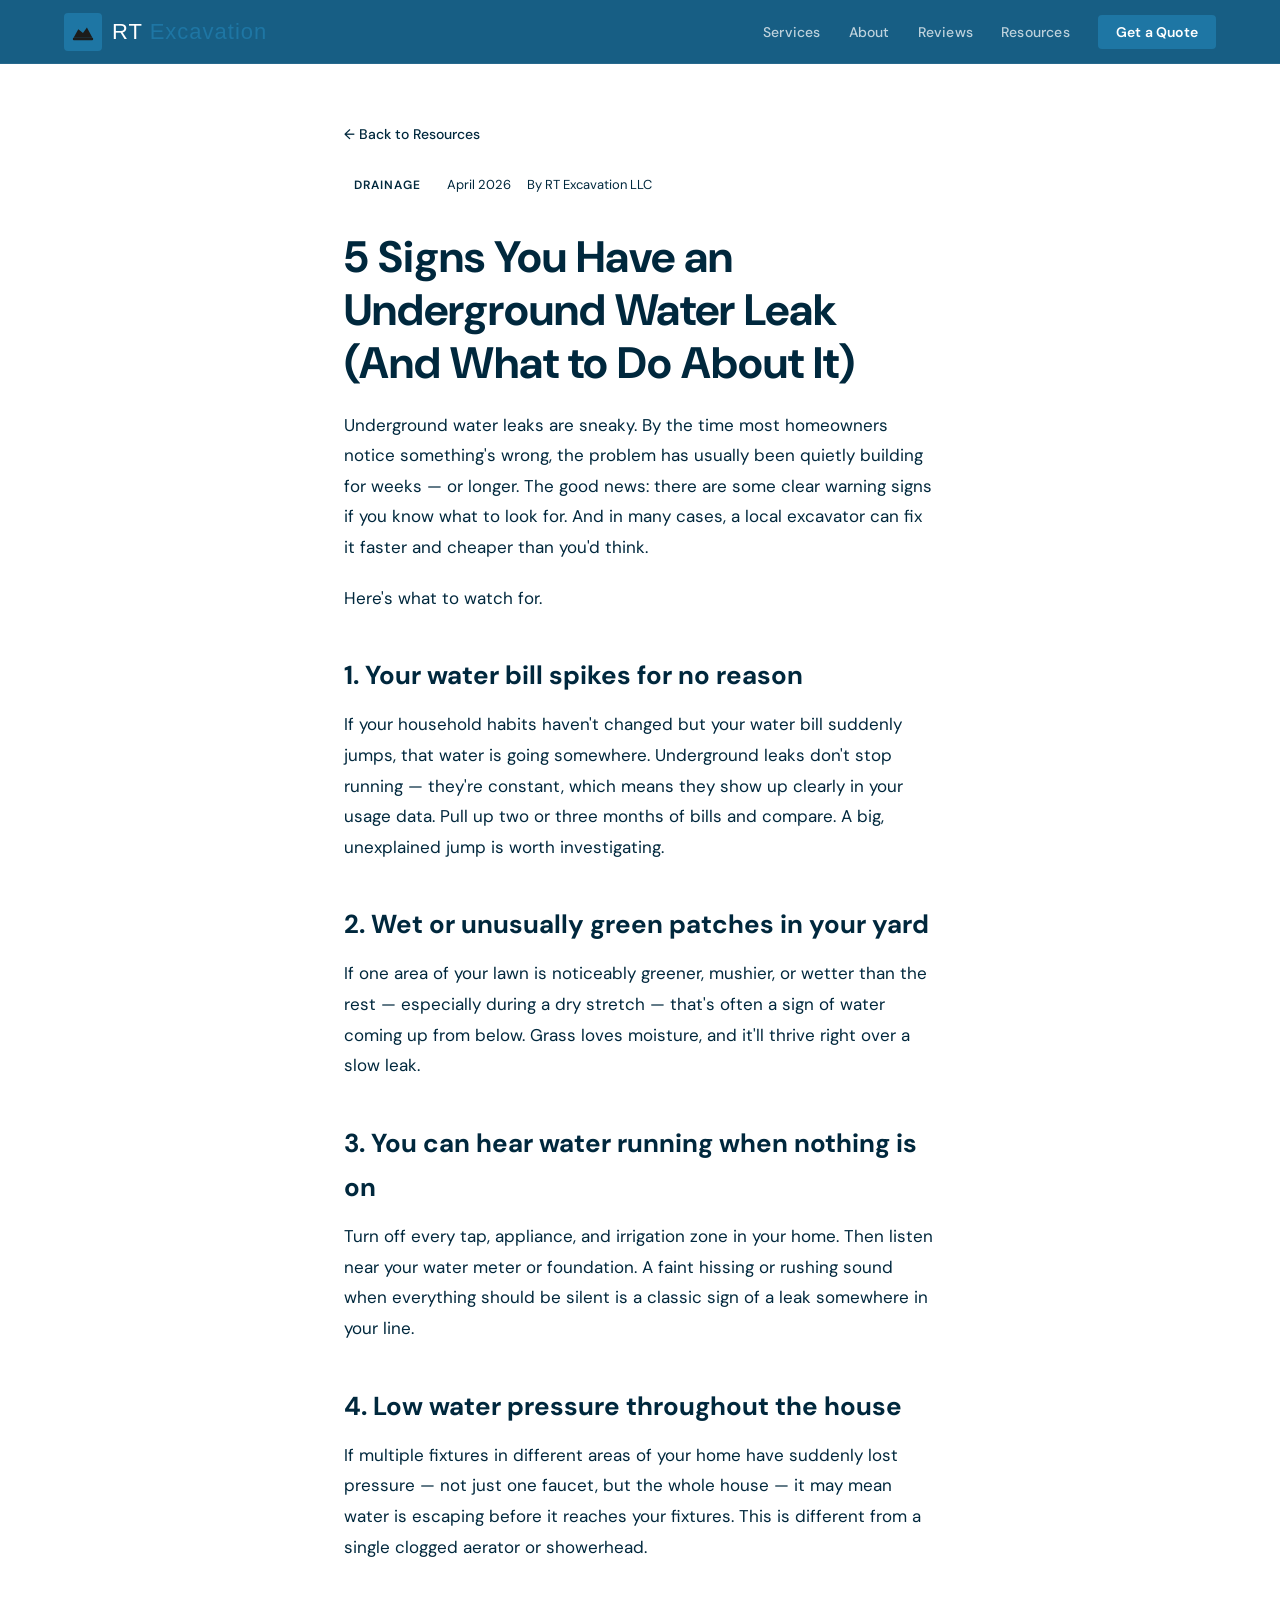
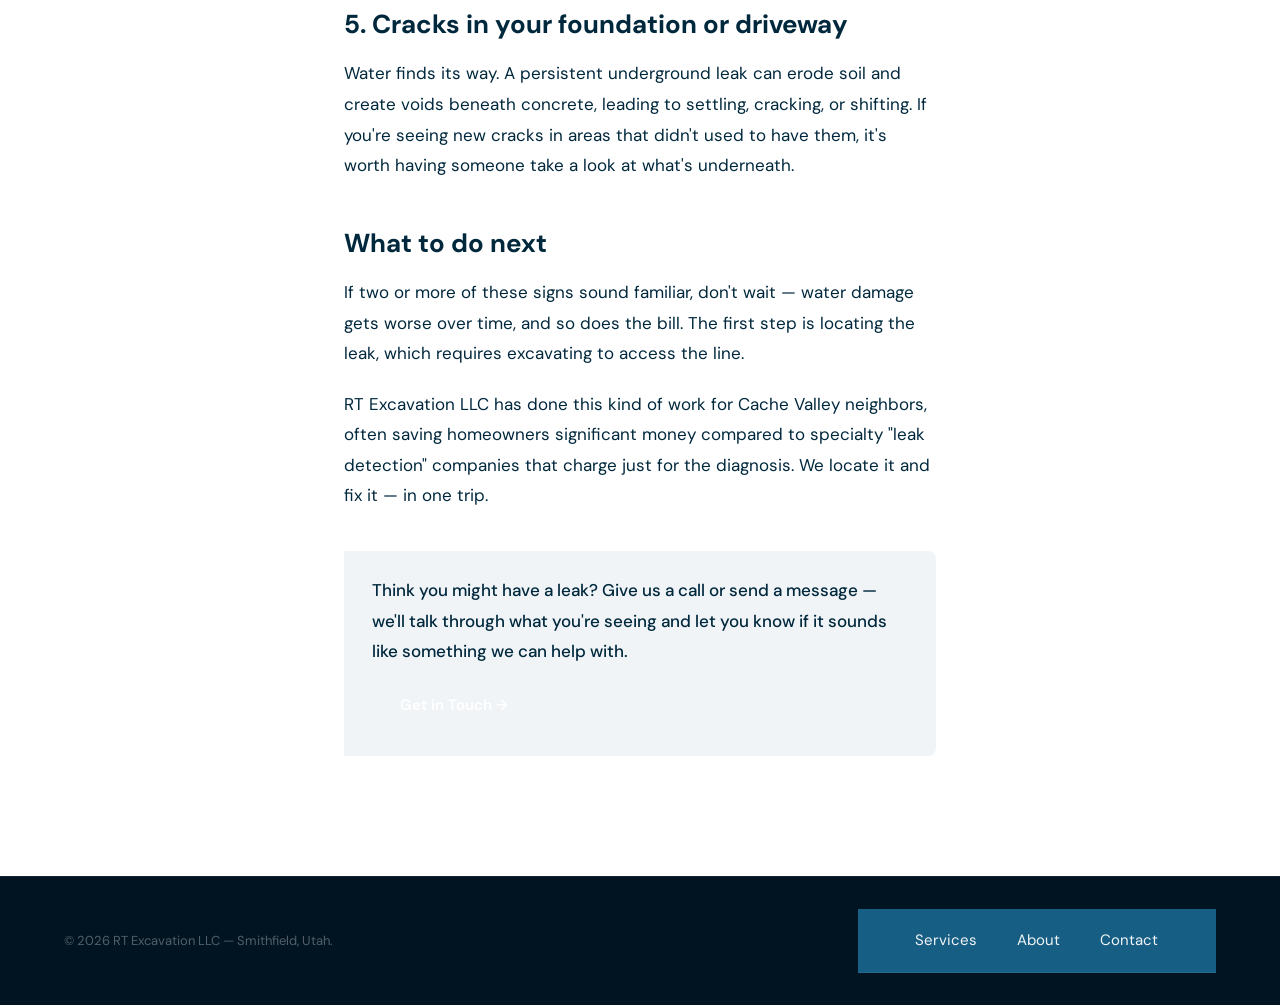
<file: blog/grading-contractor-explainer.html>
<!DOCTYPE html>
<html lang="en">
<head>
  <meta charset="UTF-8">
  <meta name="viewport" content="width=device-width, initial-scale=1.0">

  <!-- UPDATE THESE FOR EACH POST -->
  <title>What Does a Grading Contractor Actually Do? | RT Excavation LLC</title>
  <meta name="description" content="Ever wondered what a grading contractor does? Here's a plain-English explanation.">
  <link rel="canonical" href="https://rtdigs.com/blog/grading-contractor-explained.html">

  <meta property="og:type" content="article">
  <meta property="og:title" content="5 Signs You Have an Underground Water Leak | RT Excavation LLC">
  <meta property="og:description" content="Find the right grading contractor for your project.">
  <meta property="og:url" content="https://rtdigs.com/blog/grading-contractor-explained.html">
  <meta property="og:site_name" content="RT Excavation LLC">

  <!-- ARTICLE SCHEMA -->
  <script type="application/ld+json">
  {
    "@context": "https://schema.org",
    "@type": "Article",
    "headline": "What Does a Grading Contractor Actually Do? A Plain-English Explainer",
    "description": "If water's pooling in your yard or you're planning a build, here's what you need to know about grading and why it matters.",
    "author": {
      "@type": "Organization",
      "name": "RT Excavation LLC",
      "url": "https://rtdigs.com"
    },
    "publisher": {
      "@type": "Organization",
      "name": "RT Excavation LLC",
      "url": "https://rtdigs.com"
    },
    "datePublished": "2026-04-07",
    "dateModified": "2026-04-07",
    "mainEntityOfPage": "https://rtdigs.com/blog/grading-contractor-explained.html"
  }
  </script>

  <link rel="preconnect" href="https://fonts.googleapis.com">
  <link rel="preconnect" href="https://fonts.gstatic.com" crossorigin>
  <link href="https://fonts.googleapis.com/css2?family=Bebas+Neue&family=DM+Sans:ital,opsz,wght@0,9..40,400;0,9..40,500;0,9..40,600;1,9..40,400&family=DM+Serif+Display:ital@0;1&display=swap" rel="stylesheet">

  <link rel="stylesheet" href="../style.css">

  <style>
    .blog-post { max-width: 720px; margin: 0 auto; padding: 120px 5% 80px; }
    .post-meta { font-size: 13px; color: var(--slate); margin-bottom: 32px; display: flex; gap: 16px; flex-wrap: wrap; align-items: center; }
    .post-tag { background: var(--amber-light); color: var(--amber-dark); font-size: 12px; font-weight: 600; letter-spacing: 1px; text-transform: uppercase; padding: 4px 10px; border-radius: 4px; }
    .blog-post h1 { font-family: var(--font-serif); font-size: clamp(28px, 5vw, 44px); line-height: 1.2; color: var(--charcoal); margin-bottom: 20px; }
    .blog-post h2 { font-family: var(--font-serif); font-size: 26px; color: var(--charcoal); margin: 40px 0 12px; }
    .blog-post p { font-size: 17px; color: var(--slate); line-height: 1.8; margin-bottom: 20px; }
    .blog-post ul, .blog-post ol { padding-left: 24px; margin-bottom: 20px; }
    .blog-post li { font-size: 17px; color: var(--slate); line-height: 1.8; margin-bottom: 8px; }
    .post-cta { background: var(--mist); border-left: 4px solid var(--amber); padding: 24px 28px; border-radius: 0 8px 8px 0; margin: 40px 0; }
    .post-cta p { margin-bottom: 12px; font-weight: 500; color: var(--charcoal); }
    .back-link { display: inline-flex; align-items: center; gap: 6px; font-size: 14px; font-weight: 500; color: var(--amber); text-decoration: none; margin-bottom: 24px; }
    .back-link:hover { color: var(--amber-dark); }
  </style>
</head>
<body>

<header role="banner">
  <nav aria-label="Main navigation">
    <a href="/" class="nav-logo">
      <div class="logo-mark">
        <svg viewBox="0 0 28 24" fill="none" width="22" height="19">
          <path d="M2 20L8 9L14 14L19 7L26 20H2Z" fill="#1C1C1A"/>
          <rect x="1" y="20" width="26" height="3" rx="1.5" fill="#1C1C1A"/>
        </svg>
      </div>
      <span class="logo-text">RT <span>Excavation</span></span>
    </a>
    <ul class="nav-links" id="nav-menu" role="list">
      <li><a href="/#services">Services</a></li>
      <li><a href="/#about">About</a></li>
      <li><a href="/#reviews">Reviews</a></li>
      <li><a href="/#blog">Resources</a></li>
      <li><a href="/#contact" class="nav-cta">Get a Quote</a></li>
    </ul>
  </nav>
</header>

<main>
  <article class="blog-post">
    <a href="/#blog" class="back-link">← Back to Resources</a>

    <div class="post-meta">
      <span class="post-tag">Drainage</span>
      <span>April 2026</span>
      <span>By RT Excavation LLC</span>
    </div>

    <h1>5 Signs You Have an Underground Water Leak (And What to Do About It)</h1>

    <p>Underground water leaks are sneaky. By the time most homeowners notice something's wrong, the problem has usually been quietly building for weeks — or longer. The good news: there are some clear warning signs if you know what to look for. And in many cases, a local excavator can fix it faster and cheaper than you'd think.</p>

    <p>Here's what to watch for.</p>

    <h2>1. Your water bill spikes for no reason</h2>
    <p>If your household habits haven't changed but your water bill suddenly jumps, that water is going somewhere. Underground leaks don't stop running — they're constant, which means they show up clearly in your usage data. Pull up two or three months of bills and compare. A big, unexplained jump is worth investigating.</p>

    <h2>2. Wet or unusually green patches in your yard</h2>
    <p>If one area of your lawn is noticeably greener, mushier, or wetter than the rest — especially during a dry stretch — that's often a sign of water coming up from below. Grass loves moisture, and it'll thrive right over a slow leak.</p>

    <h2>3. You can hear water running when nothing is on</h2>
    <p>Turn off every tap, appliance, and irrigation zone in your home. Then listen near your water meter or foundation. A faint hissing or rushing sound when everything should be silent is a classic sign of a leak somewhere in your line.</p>

    <h2>4. Low water pressure throughout the house</h2>
    <p>If multiple fixtures in different areas of your home have suddenly lost pressure — not just one faucet, but the whole house — it may mean water is escaping before it reaches your fixtures. This is different from a single clogged aerator or showerhead.</p>

    <h2>5. Cracks in your foundation or driveway</h2>
    <p>Water finds its way. A persistent underground leak can erode soil and create voids beneath concrete, leading to settling, cracking, or shifting. If you're seeing new cracks in areas that didn't used to have them, it's worth having someone take a look at what's underneath.</p>

    <h2>What to do next</h2>
    <p>If two or more of these signs sound familiar, don't wait — water damage gets worse over time, and so does the bill. The first step is locating the leak, which requires excavating to access the line.</p>

    <p>RT Excavation LLC has done this kind of work for Cache Valley neighbors, often saving homeowners significant money compared to specialty "leak detection" companies that charge just for the diagnosis. We locate it and fix it — in one trip.</p>

    <div class="post-cta">
      <p>Think you might have a leak? Give us a call or send a message — we'll talk through what you're seeing and let you know if it sounds like something we can help with.</p>
      <a href="/#contact" class="btn-primary">Get in Touch →</a>
    </div>
  </article>
</main>

<footer role="contentinfo">
  <div class="footer-inner">
    <p class="footer-copy">© <span id="year"></span> RT Excavation LLC — Smithfield, Utah.</p>
    <nav class="footer-links">
      <a href="/#services">Services</a>
      <a href="/#about">About</a>
      <a href="/#contact">Contact</a>
    </nav>
  </div>
</footer>

<script src="../main.js"></script>
</body>
</html>
</file>
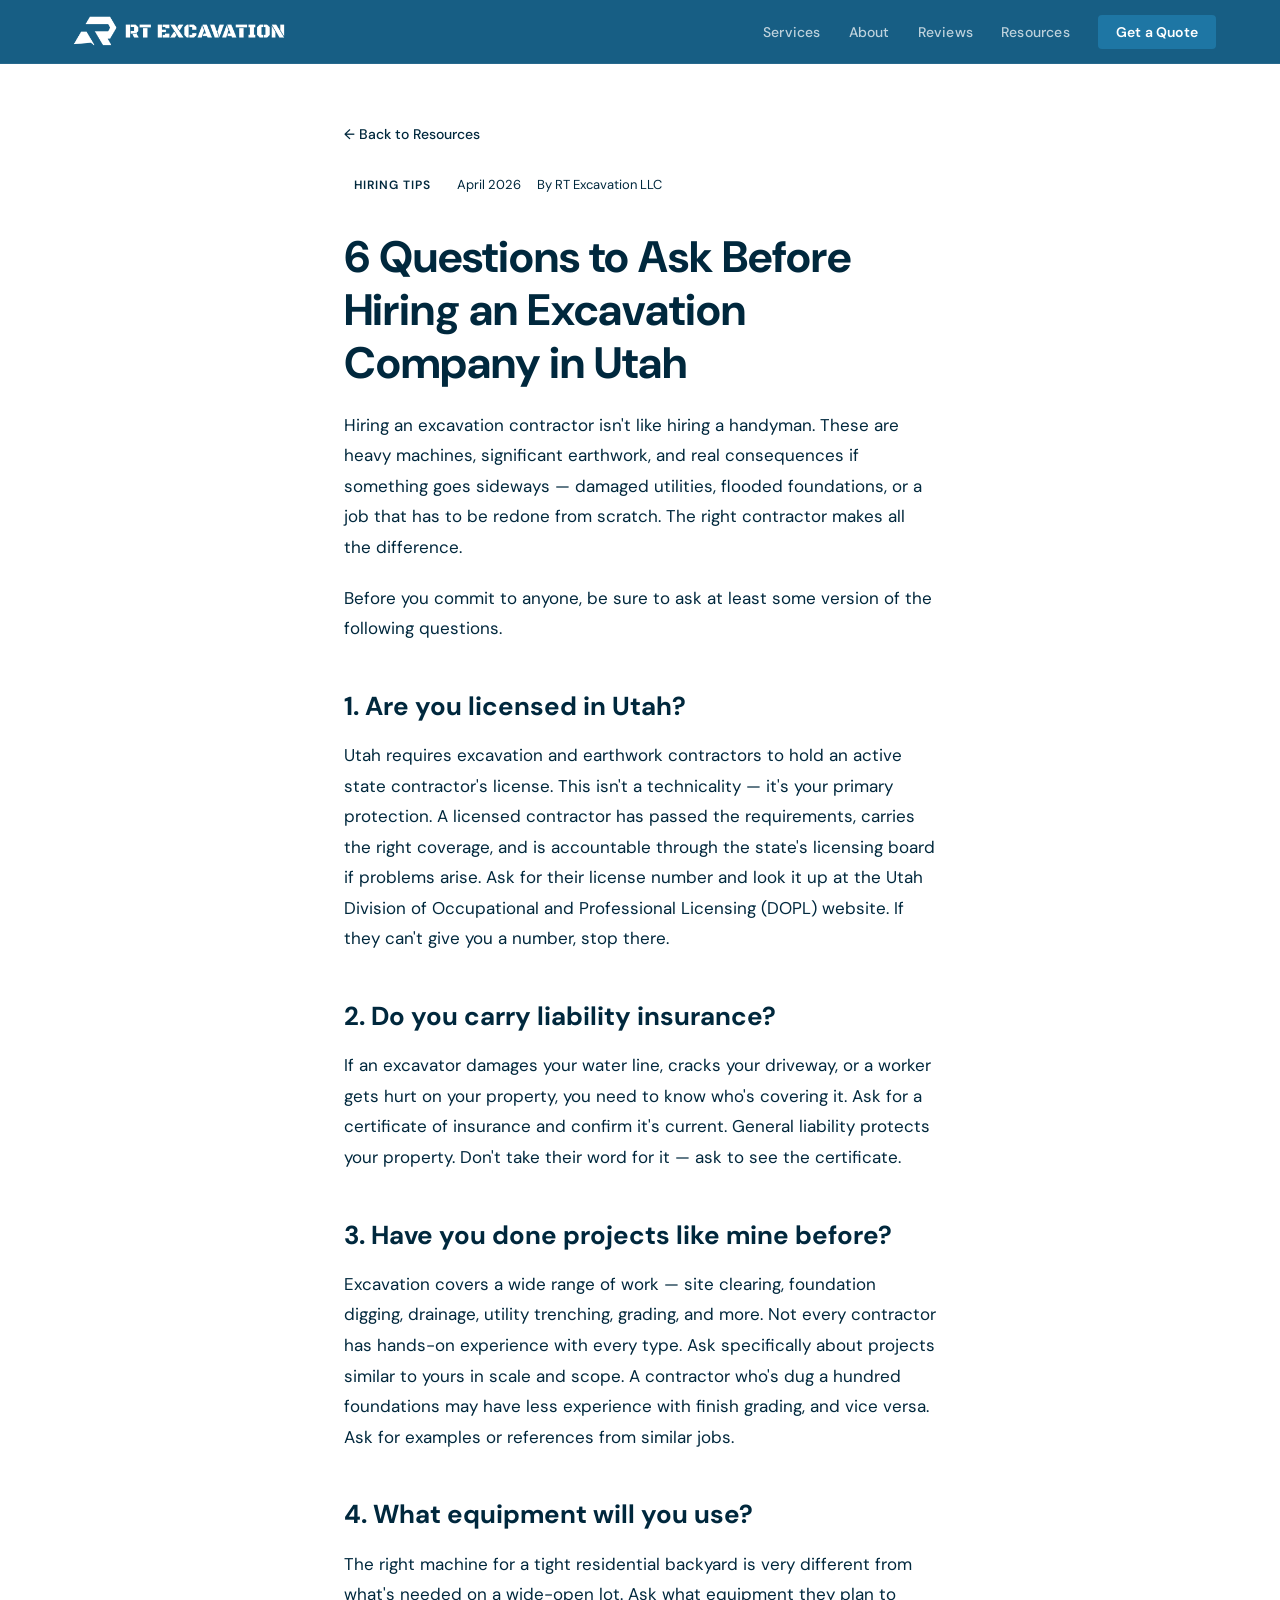
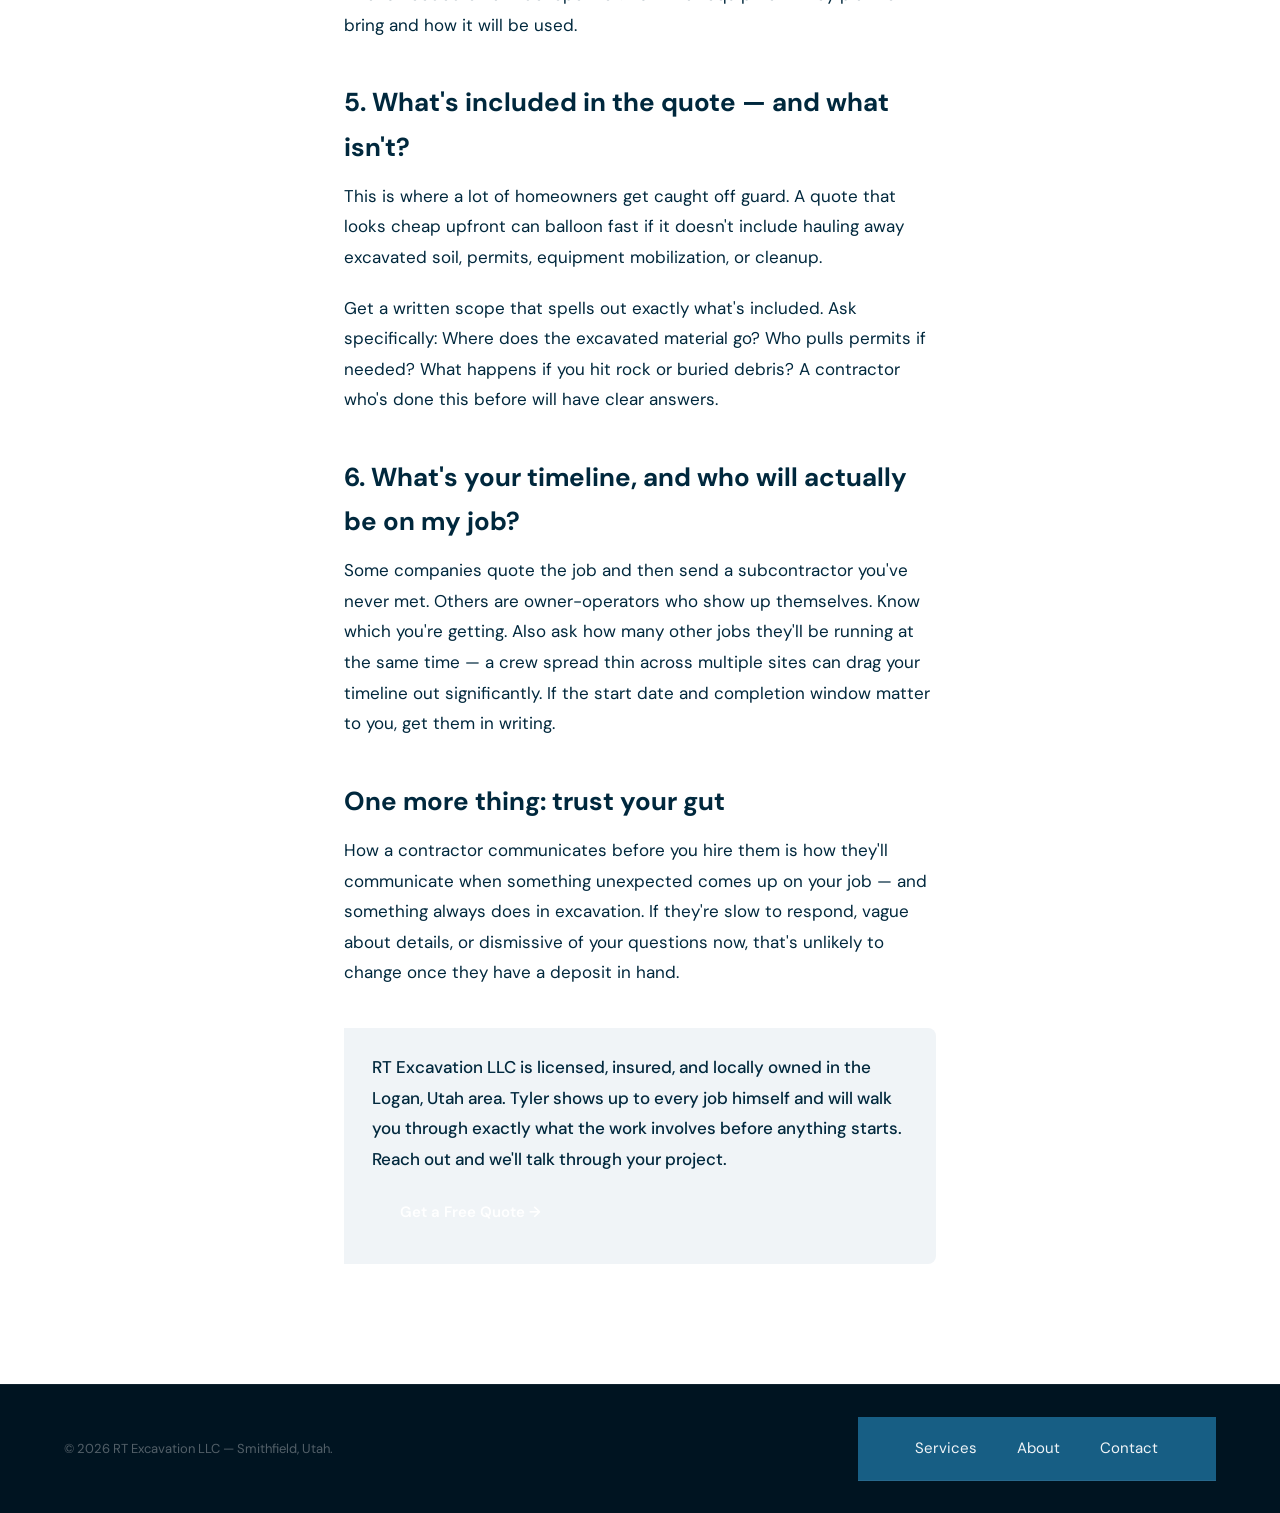
<file: blog/questions-to-ask-excavation-company-utah.html>
<!DOCTYPE html>
<html lang="en">
<head>
  <meta charset="UTF-8">
  <meta name="viewport" content="width=device-width, initial-scale=1.0">

  <!-- UPDATE THESE FOR EACH POST -->
  <title>6 Questions to Ask Before Hiring an Excavation Company in Utah | RT Excavation LLC</title>
  <meta name="description" content="Before you hand a contractor the keys to your property, ask these six questions. They'll separate the professionals from the guys with a machine and a truck.">
  <link rel="icon" type="image/png" href="/assets/RT Excavation Logos/Symbol/PNG/Symbol Color.png">
  <link rel="canonical" href="https://rtdigs.com/blog/questions-to-ask-excavation-company-utah.html">

  <meta property="og:type" content="article">
  <meta property="og:title" content="6 Questions to Ask Before Hiring an Excavation Company in Utah | RT Excavation LLC">
  <meta property="og:description" content="Before you hand a contractor the keys to your property, ask these six questions. They'll separate the professionals from the guys with a machine and a truck.">
  <meta property="og:url" content="https://rtdigs.com/blog/questions-to-ask-excavation-company-utah.html">
  <meta property="og:site_name" content="RT Excavation LLC">

  <!-- ARTICLE SCHEMA -->
  <script type="application/ld+json">
  {
    "@context": "https://schema.org",
    "@type": "Article",
    "headline": "6 Questions to Ask Before Hiring an Excavation Company in Cache Valley, Utah",
    "description": "Before you hand a contractor the keys to your property, ask these six questions. They'll separate the professionals from the guys with a machine and a truck.",
    "author": {
      "@type": "Organization",
      "name": "RT Excavation LLC",
      "url": "https://rtdigs.com"
    },
    "publisher": {
      "@type": "Organization",
      "name": "RT Excavation LLC",
      "url": "https://rtdigs.com"
    },
    "datePublished": "2026-04-07",
    "dateModified": "2026-04-07",
    "mainEntityOfPage": "https://rtdigs.com/blog/questions-to-ask-excavation-company-utah.html"
  }
  </script>

  <link rel="preconnect" href="https://fonts.googleapis.com">
  <link rel="preconnect" href="https://fonts.gstatic.com" crossorigin>
  <link href="https://fonts.googleapis.com/css2?family=Black+Ops+One&family=DM+Sans:ital,opsz,wght@0,9..40,400;0,9..40,500;0,9..40,600;0,9..40,700;1,9..40,400;1,9..40,600&display=swap" rel="stylesheet">

  <link rel="stylesheet" href="../style.css">

  <style>
    .blog-post { max-width: 720px; margin: 0 auto; padding: 120px 5% 80px; }
    .post-meta { font-size: 13px; color: var(--slate); margin-bottom: 32px; display: flex; gap: 16px; flex-wrap: wrap; align-items: center; }
    .post-tag { background: var(--amber-light); color: var(--amber-dark); font-size: 12px; font-weight: 600; letter-spacing: 1px; text-transform: uppercase; padding: 4px 10px; border-radius: 4px; }
    .blog-post h1 { font-family: var(--font-serif); font-size: clamp(28px, 5vw, 44px); line-height: 1.2; color: var(--charcoal); margin-bottom: 20px; }
    .blog-post h2 { font-family: var(--font-serif); font-size: 26px; color: var(--charcoal); margin: 40px 0 12px; }
    .blog-post p { font-size: 17px; color: var(--slate); line-height: 1.8; margin-bottom: 20px; }
    .blog-post ul, .blog-post ol { padding-left: 24px; margin-bottom: 20px; }
    .blog-post li { font-size: 17px; color: var(--slate); line-height: 1.8; margin-bottom: 8px; }
    .post-cta { background: var(--mist); border-left: 4px solid var(--amber); padding: 24px 28px; border-radius: 0 8px 8px 0; margin: 40px 0; }
    .post-cta p { margin-bottom: 12px; font-weight: 500; color: var(--charcoal); }
    .back-link { display: inline-flex; align-items: center; gap: 6px; font-size: 14px; font-weight: 500; color: var(--amber); text-decoration: none; margin-bottom: 24px; }
    .back-link:hover { color: var(--amber-dark); }
  </style>
</head>
<body>

<header role="banner">
  <nav aria-label="Main navigation">
    <a href="/" class="nav-logo">
      <img src="/assets/RT Excavation Logos/Horizontal/PNG/Horizontal white.png" alt="RT Excavation LLC" class="nav-logo-img">
    </a>
    <ul class="nav-links" id="nav-menu" role="list">
      <li><a href="/#services">Services</a></li>
      <li><a href="/#about">About</a></li>
      <li><a href="/#reviews">Reviews</a></li>
      <li><a href="/#blog">Resources</a></li>
      <li><a href="/#contact" class="nav-cta">Get a Quote</a></li>
    </ul>
  </nav>
</header>

<main>
  <article class="blog-post">
    <a href="/#blog" class="back-link">← Back to Resources</a>

    <div class="post-meta">
      <span class="post-tag">Hiring Tips</span>
      <span>April 2026</span>
      <span>By RT Excavation LLC</span>
    </div>

    <h1>6 Questions to Ask Before Hiring an Excavation Company in Utah</h1>

    <p>Hiring an excavation contractor isn't like hiring a handyman. These are heavy machines, significant earthwork, and real consequences if something goes sideways — damaged utilities, flooded foundations, or a job that has to be redone from scratch. The right contractor makes all the difference.</p>

    <p>Before you commit to anyone, be sure to ask at least some version of the following questions.</p>

    <h2>1. Are you licensed in Utah?</h2>
    <p>Utah requires excavation and earthwork contractors to hold an active state contractor's license. This isn't a technicality — it's your primary protection. A licensed contractor has passed the requirements, carries the right coverage, and is accountable through the state's licensing board if problems arise. Ask for their license number and look it up at the Utah Division of Occupational and Professional Licensing (DOPL) website. If they can't give you a number, stop there.</p>

    <h2>2. Do you carry liability insurance?</h2>
    <p>If an excavator damages your water line, cracks your driveway, or a worker gets hurt on your property, you need to know who's covering it. Ask for a certificate of insurance and confirm it's current. General liability protects your property. Don't take their word for it — ask to see the certificate.</p>

    <h2>3. Have you done projects like mine before?</h2>
    <p>Excavation covers a wide range of work — site clearing, foundation digging, drainage, utility trenching, grading, and more. Not every contractor has hands-on experience with every type. Ask specifically about projects similar to yours in scale and scope. A contractor who's dug a hundred foundations may have less experience with finish grading, and vice versa. Ask for examples or references from similar jobs.</p>

    <h2>4. What equipment will you use?</h2>
    <p>The right machine for a tight residential backyard is very different from what's needed on a wide-open lot. Ask what equipment they plan to bring and how it will be used.</p>

    <h2>5. What's included in the quote — and what isn't?</h2>
    <p>This is where a lot of homeowners get caught off guard. A quote that looks cheap upfront can balloon fast if it doesn't include hauling away excavated soil, permits, equipment mobilization, or cleanup. 
    <p>Get a written scope that spells out exactly what's included. Ask specifically: Where does the excavated material go? Who pulls permits if needed? What happens if you hit rock or buried debris? A contractor who's done this before will have clear answers.</p>

    <h2>6. What's your timeline, and who will actually be on my job?</h2>
    <p>Some companies quote the job and then send a subcontractor you've never met. Others are owner-operators who show up themselves. Know which you're getting. Also ask how many other jobs they'll be running at the same time — a crew spread thin across multiple sites can drag your timeline out significantly. If the start date and completion window matter to you, get them in writing.</p>

    <h2>One more thing: trust your gut</h2>
    <p>How a contractor communicates before you hire them is how they'll communicate when something unexpected comes up on your job — and something always does in excavation. If they're slow to respond, vague about details, or dismissive of your questions now, that's unlikely to change once they have a deposit in hand.</p>

    <div class="post-cta">
      <p>RT Excavation LLC is licensed, insured, and locally owned in the Logan, Utah area. Tyler shows up to every job himself and will walk you through exactly what the work involves before anything starts. Reach out and we'll talk through your project.</p>
      <a href="/#contact" class="btn-primary">Get a Free Quote →</a>
    </div>
  </article>
</main>

<footer role="contentinfo">
  <div class="footer-inner">
    <p class="footer-copy">© <span id="year"></span> RT Excavation LLC — Smithfield, Utah.</p>
    <nav class="footer-links">
      <a href="/#services">Services</a>
      <a href="/#about">About</a>
      <a href="/#contact">Contact</a>
    </nav>
  </div>
</footer>

<script src="../main.js"></script>
</body>
</html>
</file>
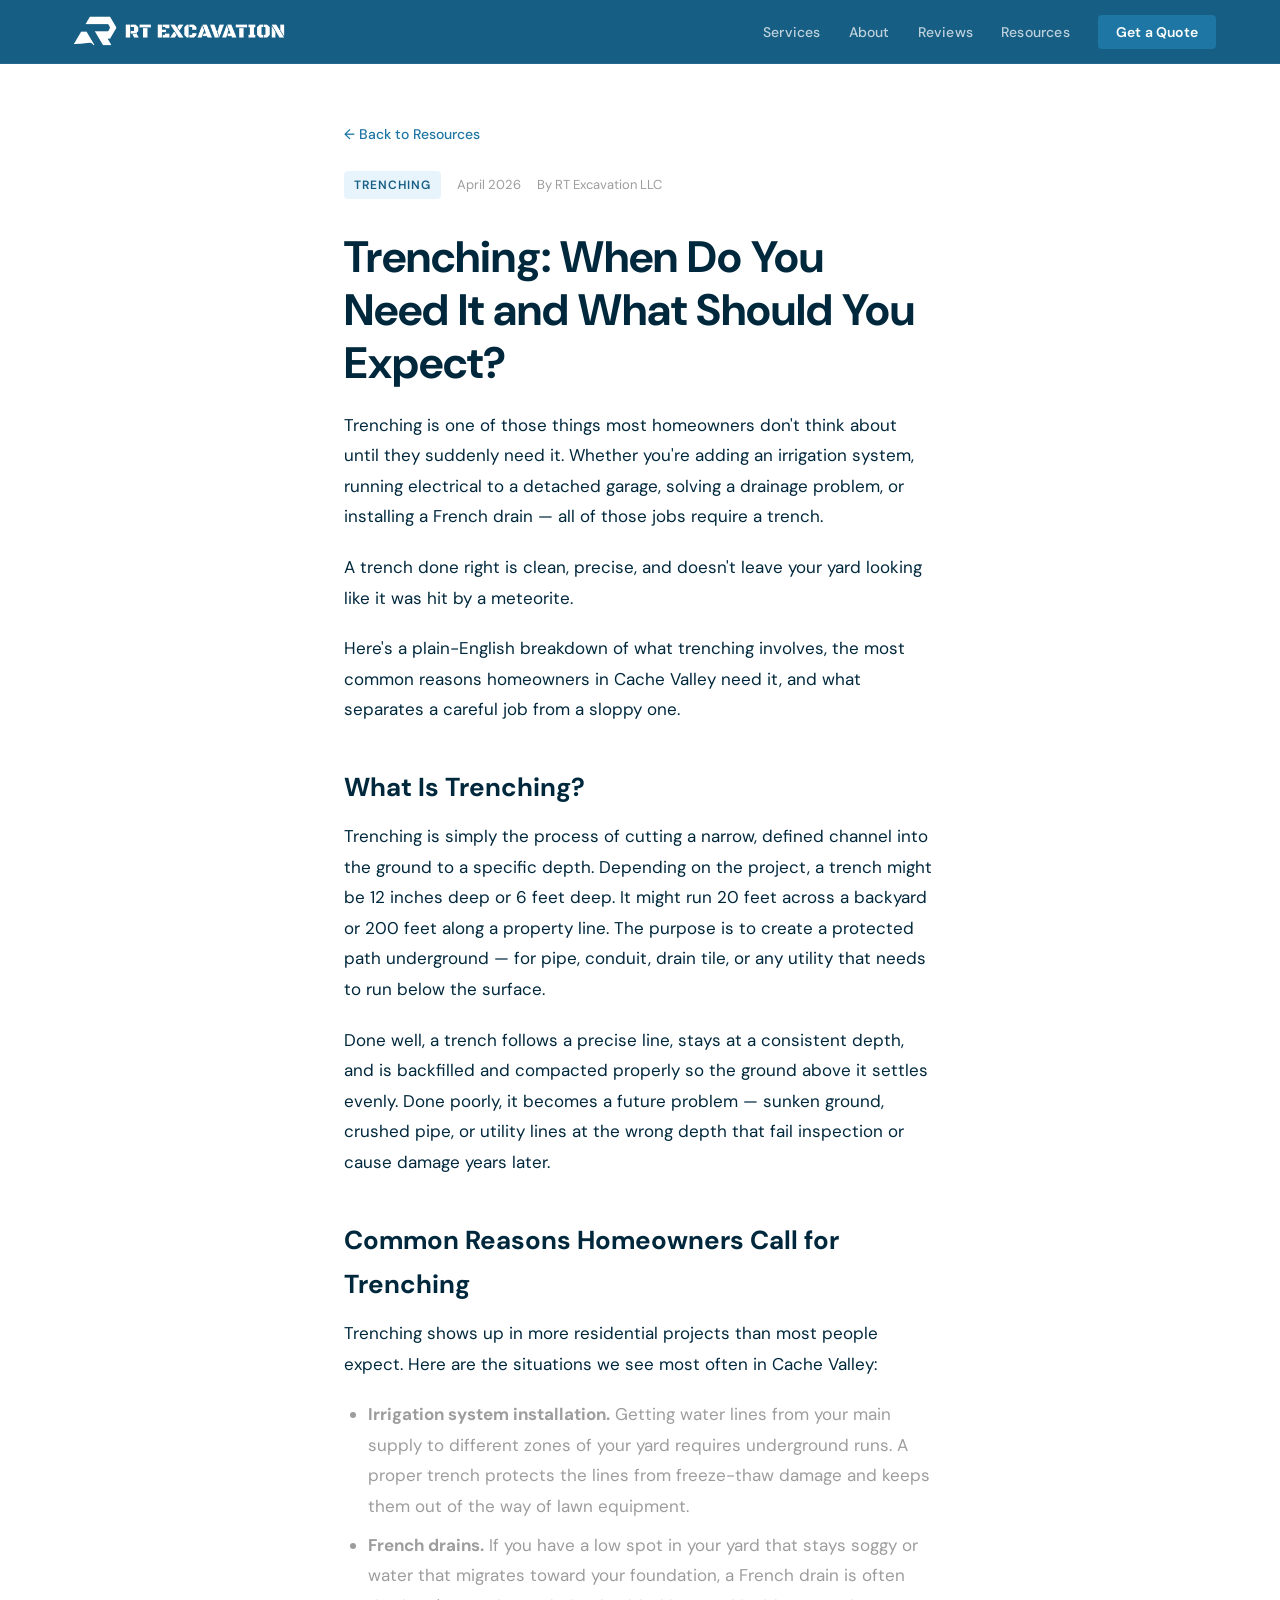
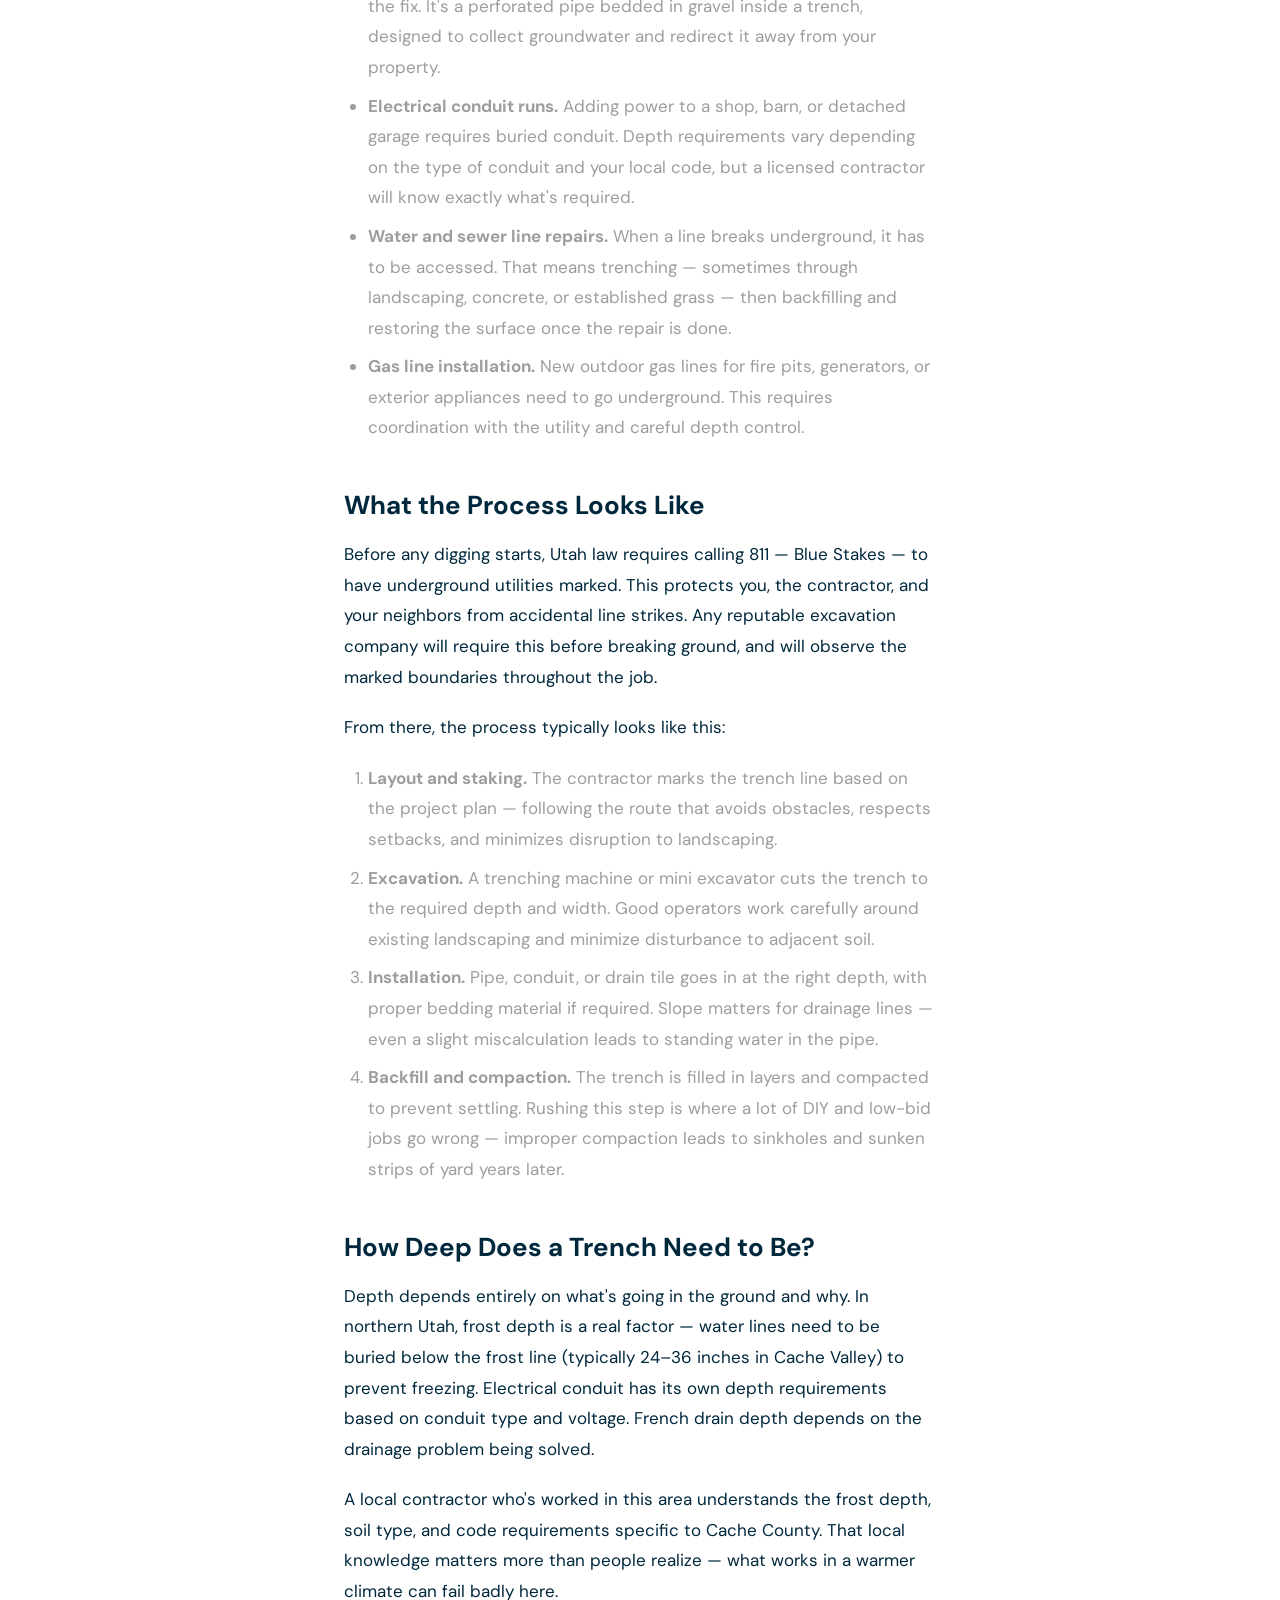
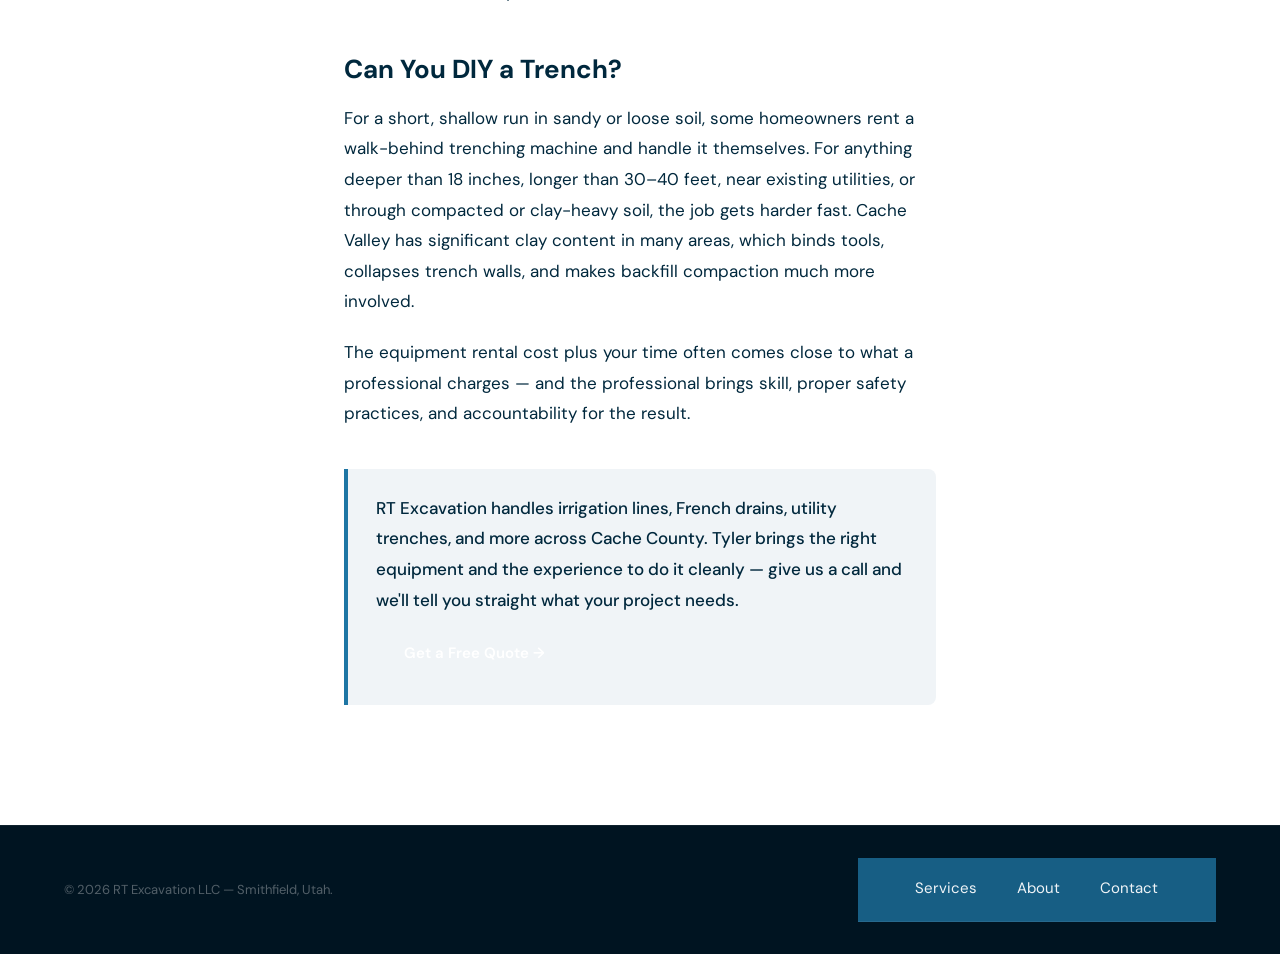
<file: blog/trenching-when-do-you-need-it.html>
<!DOCTYPE html>
<html lang="en">
<head>
  <meta charset="UTF-8">
  <meta name="viewport" content="width=device-width, initial-scale=1.0">

  <!-- UPDATE THESE FOR EACH POST -->
  <title>Trenching: When Do You Need It and What Should You Expect? | RT Excavation LLC</title>
  <meta name="description" content="Irrigation lines, utility runs, French drains — trenching shows up in more home projects than most people expect. Here's how to know when you need it and what the process looks like.">
  <link rel="icon" type="image/png" href="/assets/RT Excavation Logos/Symbol/PNG/Symbol Color.png">
  <link rel="canonical" href="https://rtdigs.com/blog/trenching-when-do-you-need-it.html">

  <meta property="og:type" content="article">
  <meta property="og:title" content="Trenching: When Do You Need It and What Should You Expect? | RT Excavation LLC">
  <meta property="og:description" content="Irrigation lines, utility runs, French drains — trenching shows up in more home projects than most people expect. Here's how to know when you need it.">
  <meta property="og:url" content="https://rtdigs.com/blog/trenching-when-do-you-need-it.html">
  <meta property="og:site_name" content="RT Excavation LLC">

  <!-- ARTICLE SCHEMA -->
  <script type="application/ld+json">
  {
    "@context": "https://schema.org",
    "@type": "Article",
    "headline": "Trenching: When Do You Need It and What Should You Expect?",
    "description": "Irrigation lines, utility runs, French drains — trenching shows up in more home projects than most people expect. Here's how to know when you need it and what the process looks like.",
    "author": {
      "@type": "Organization",
      "name": "RT Excavation LLC",
      "url": "https://rtdigs.com"
    },
    "publisher": {
      "@type": "Organization",
      "name": "RT Excavation LLC",
      "url": "https://rtdigs.com"
    },
    "datePublished": "2026-04-22",
    "dateModified": "2026-04-22",
    "mainEntityOfPage": "https://rtdigs.com/blog/trenching-when-do-you-need-it.html"
  }
  </script>

  <link rel="preconnect" href="https://fonts.googleapis.com">
  <link rel="preconnect" href="https://fonts.gstatic.com" crossorigin>
  <link href="https://fonts.googleapis.com/css2?family=Black+Ops+One&family=DM+Sans:ital,opsz,wght@0,9..40,400;0,9..40,500;0,9..40,600;0,9..40,700;1,9..40,400;1,9..40,600&display=swap" rel="stylesheet">

  <link rel="stylesheet" href="../style.css">

  <style>
    .blog-post { max-width: 720px; margin: 0 auto; padding: 120px 5% 80px; }
    .post-meta { font-size: 13px; color: var(--dusty-gray); margin-bottom: 32px; display: flex; gap: 16px; flex-wrap: wrap; align-items: center; }
    .post-tag { background: var(--steel-blue-light); color: var(--steel-blue-dark); font-size: 12px; font-weight: 600; letter-spacing: 1px; text-transform: uppercase; padding: 4px 10px; border-radius: 4px; }
    .blog-post h1 { font-family: var(--font-body); font-weight: 700; font-size: clamp(28px, 5vw, 44px); line-height: 1.2; color: var(--bedrock-navy); margin-bottom: 20px; }
    .blog-post h2 { font-family: var(--font-body); font-weight: 700; font-size: 26px; color: var(--bedrock-navy); margin: 40px 0 12px; }
    .blog-post p { font-size: 17px; color: var(--slate); line-height: 1.8; margin-bottom: 20px; }
    .blog-post ul, .blog-post ol { padding-left: 24px; margin-bottom: 20px; }
    .blog-post li { font-size: 17px; color: var(--dusty-gray); line-height: 1.8; margin-bottom: 8px; }
    .post-cta { background: var(--mist); border-left: 4px solid var(--steel-blue); padding: 24px 28px; border-radius: 0 8px 8px 0; margin: 40px 0; }
    .post-cta p { margin-bottom: 12px; font-weight: 500; color: var(--bedrock-navy); }
    .back-link { display: inline-flex; align-items: center; gap: 6px; font-size: 14px; font-weight: 500; color: var(--steel-blue); text-decoration: none; margin-bottom: 24px; }
    .back-link:hover { color: var(--steel-blue-dark); }
  </style>
</head>
<body>

<header role="banner">
  <nav aria-label="Main navigation">
    <a href="/" class="nav-logo">
      <img src="/assets/RT Excavation Logos/Horizontal/PNG/Horizontal white.png" alt="RT Excavation LLC" class="nav-logo-img">
    </a>
    <ul class="nav-links" id="nav-menu" role="list">
      <li><a href="/#services">Services</a></li>
      <li><a href="/#about">About</a></li>
      <li><a href="/#reviews">Reviews</a></li>
      <li><a href="/blog/">Resources</a></li>
      <li><a href="/#contact" class="nav-cta">Get a Quote</a></li>
    </ul>
  </nav>
</header>

<main>
  <article class="blog-post">
    <a href="/blog/" class="back-link">← Back to Resources</a>

    <div class="post-meta">
      <span class="post-tag">Trenching</span>
      <span>April 2026</span>
      <span>By RT Excavation LLC</span>
    </div>

    <h1>Trenching: When Do You Need It and What Should You Expect?</h1>

    <p>Trenching is one of those things most homeowners don't think about until they suddenly need it. Whether you're adding an irrigation system, running electrical to a detached garage, solving a drainage problem, or installing a French drain — all of those jobs require a trench.</p>
      
    <p>A trench done right is clean, precise, and doesn't leave your yard looking like it was hit by a meteorite.</p>

    <p>Here's a plain-English breakdown of what trenching involves, the most common reasons homeowners in Cache Valley need it, and what separates a careful job from a sloppy one.</p>

    <h2>What Is Trenching?</h2>
    <p>Trenching is simply the process of cutting a narrow, defined channel into the ground to a specific depth. Depending on the project, a trench might be 12 inches deep or 6 feet deep. It might run 20 feet across a backyard or 200 feet along a property line. The purpose is to create a protected path underground — for pipe, conduit, drain tile, or any utility that needs to run below the surface.</p>

    <p>Done well, a trench follows a precise line, stays at a consistent depth, and is backfilled and compacted properly so the ground above it settles evenly. Done poorly, it becomes a future problem — sunken ground, crushed pipe, or utility lines at the wrong depth that fail inspection or cause damage years later.</p>

    <h2>Common Reasons Homeowners Call for Trenching</h2>
    <p>Trenching shows up in more residential projects than most people expect. Here are the situations we see most often in Cache Valley:</p>
    <ul>
      <li><strong>Irrigation system installation.</strong> Getting water lines from your main supply to different zones of your yard requires underground runs. A proper trench protects the lines from freeze-thaw damage and keeps them out of the way of lawn equipment.</li>
      <li><strong>French drains.</strong> If you have a low spot in your yard that stays soggy or water that migrates toward your foundation, a French drain is often the fix. It's a perforated pipe bedded in gravel inside a trench, designed to collect groundwater and redirect it away from your property.</li>
      <li><strong>Electrical conduit runs.</strong> Adding power to a shop, barn, or detached garage requires buried conduit. Depth requirements vary depending on the type of conduit and your local code, but a licensed contractor will know exactly what's required.</li>
      <li><strong>Water and sewer line repairs.</strong> When a line breaks underground, it has to be accessed. That means trenching — sometimes through landscaping, concrete, or established grass — then backfilling and restoring the surface once the repair is done.</li>
      <li><strong>Gas line installation.</strong> New outdoor gas lines for fire pits, generators, or exterior appliances need to go underground. This requires coordination with the utility and careful depth control.</li>
    </ul>

    <h2>What the Process Looks Like</h2>
    <p>Before any digging starts, Utah law requires calling 811 — Blue Stakes — to have underground utilities marked. This protects you, the contractor, and your neighbors from accidental line strikes. Any reputable excavation company will require this before breaking ground, and will observe the marked boundaries throughout the job.</p>

    <p>From there, the process typically looks like this:</p>
    <ol>
      <li><strong>Layout and staking.</strong> The contractor marks the trench line based on the project plan — following the route that avoids obstacles, respects setbacks, and minimizes disruption to landscaping.</li>
      <li><strong>Excavation.</strong> A trenching machine or mini excavator cuts the trench to the required depth and width. Good operators work carefully around existing landscaping and minimize disturbance to adjacent soil.</li>
      <li><strong>Installation.</strong> Pipe, conduit, or drain tile goes in at the right depth, with proper bedding material if required. Slope matters for drainage lines — even a slight miscalculation leads to standing water in the pipe.</li>
      <li><strong>Backfill and compaction.</strong> The trench is filled in layers and compacted to prevent settling. Rushing this step is where a lot of DIY and low-bid jobs go wrong — improper compaction leads to sinkholes and sunken strips of yard years later.</li>
    </ol>

    <h2>How Deep Does a Trench Need to Be?</h2>
    <p>Depth depends entirely on what's going in the ground and why. In northern Utah, frost depth is a real factor — water lines need to be buried below the frost line (typically 24–36 inches in Cache Valley) to prevent freezing. Electrical conduit has its own depth requirements based on conduit type and voltage. French drain depth depends on the drainage problem being solved.</p>

    <p>A local contractor who's worked in this area understands the frost depth, soil type, and code requirements specific to Cache County. That local knowledge matters more than people realize — what works in a warmer climate can fail badly here.</p>

    <h2>Can You DIY a Trench?</h2>
    <p>For a short, shallow run in sandy or loose soil, some homeowners rent a walk-behind trenching machine and handle it themselves. For anything deeper than 18 inches, longer than 30–40 feet, near existing utilities, or through compacted or clay-heavy soil, the job gets harder fast. Cache Valley has significant clay content in many areas, which binds tools, collapses trench walls, and makes backfill compaction much more involved.</p>

    <p>The equipment rental cost plus your time often comes close to what a professional charges — and the professional brings skill, proper safety practices, and accountability for the result.</p>

    <div class="post-cta">
      <p>RT Excavation handles irrigation lines, French drains, utility trenches, and more across Cache County. Tyler brings the right equipment and the experience to do it cleanly — give us a call and we'll tell you straight what your project needs.</p>
      <a href="/#contact" class="btn-primary">Get a Free Quote →</a>
    </div>
  </article>
</main>

<footer role="contentinfo">
  <div class="footer-inner">
    <p class="footer-copy">© <span id="year"></span> RT Excavation LLC — Smithfield, Utah.</p>
    <nav class="footer-links">
      <a href="/#services">Services</a>
      <a href="/#about">About</a>
      <a href="/#contact">Contact</a>
    </nav>
  </div>
</footer>

<script src="../main.js"></script>
</body>
</html>
</file>
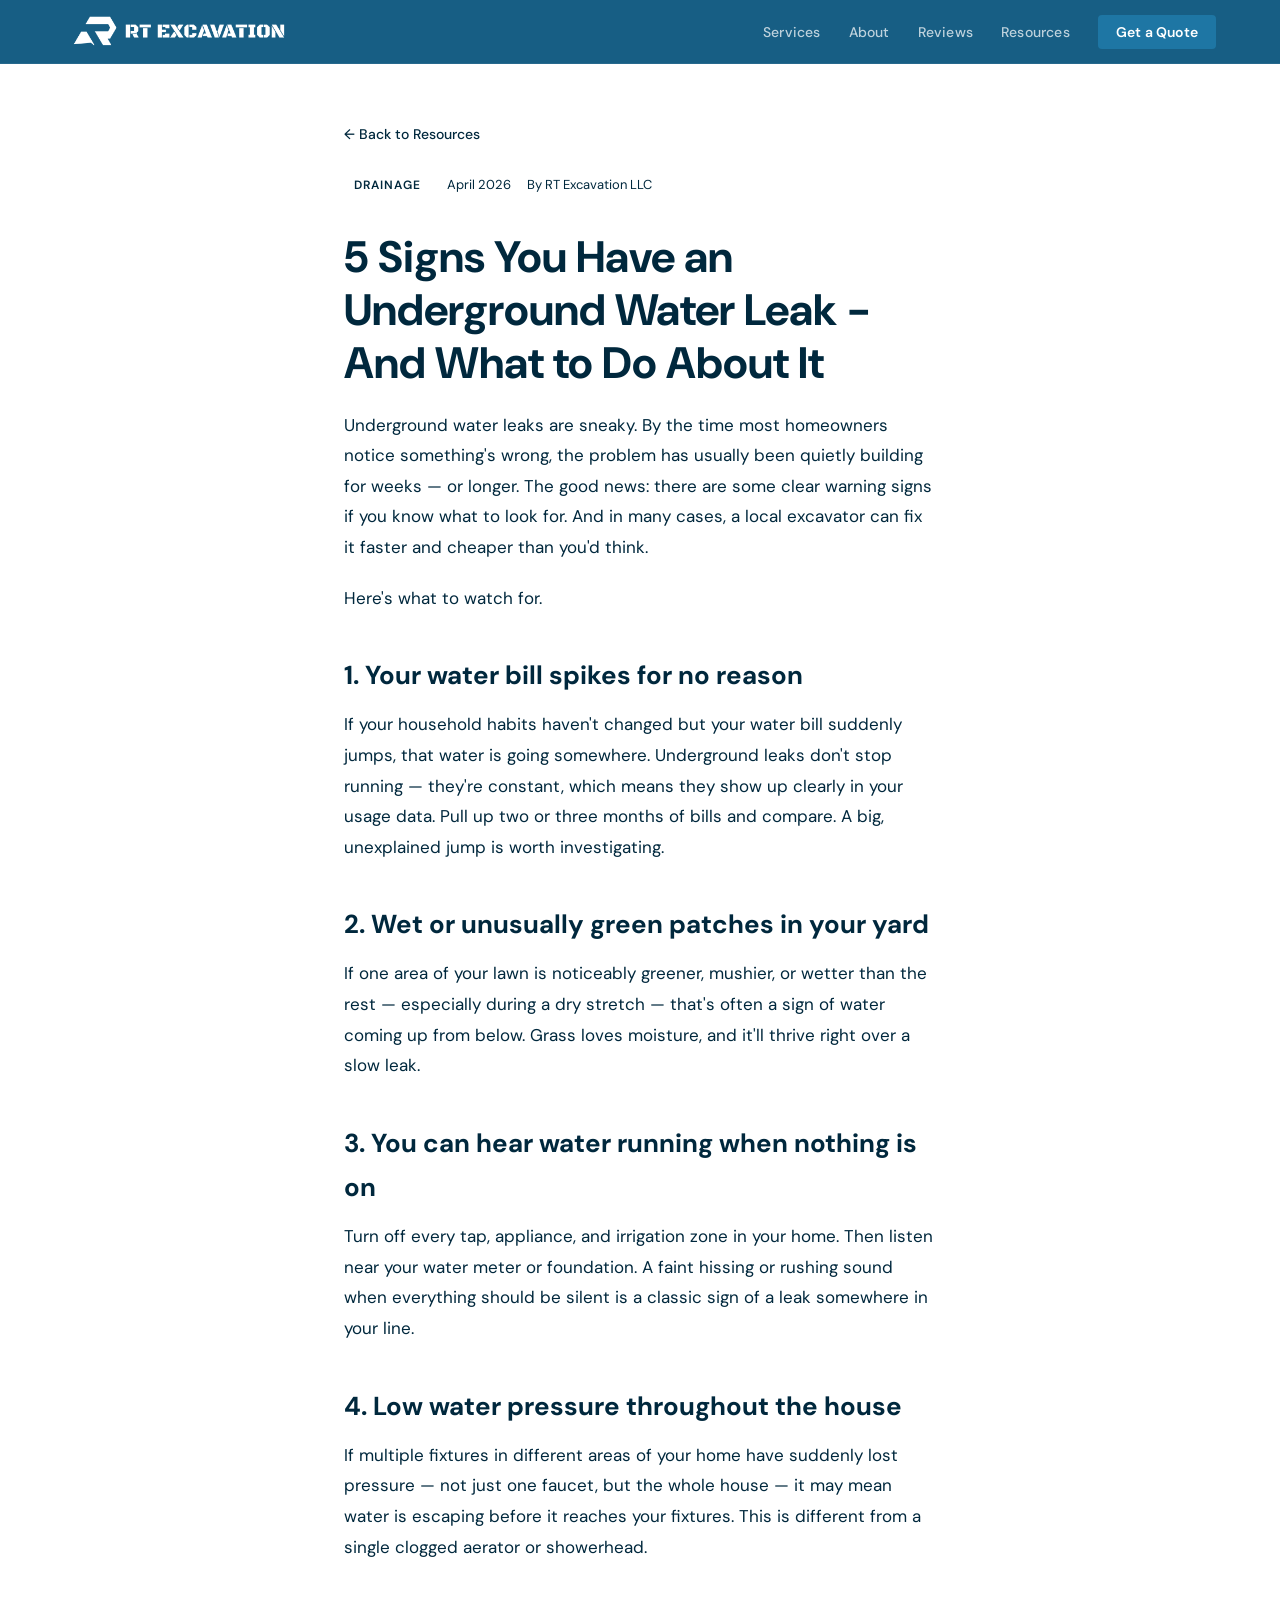
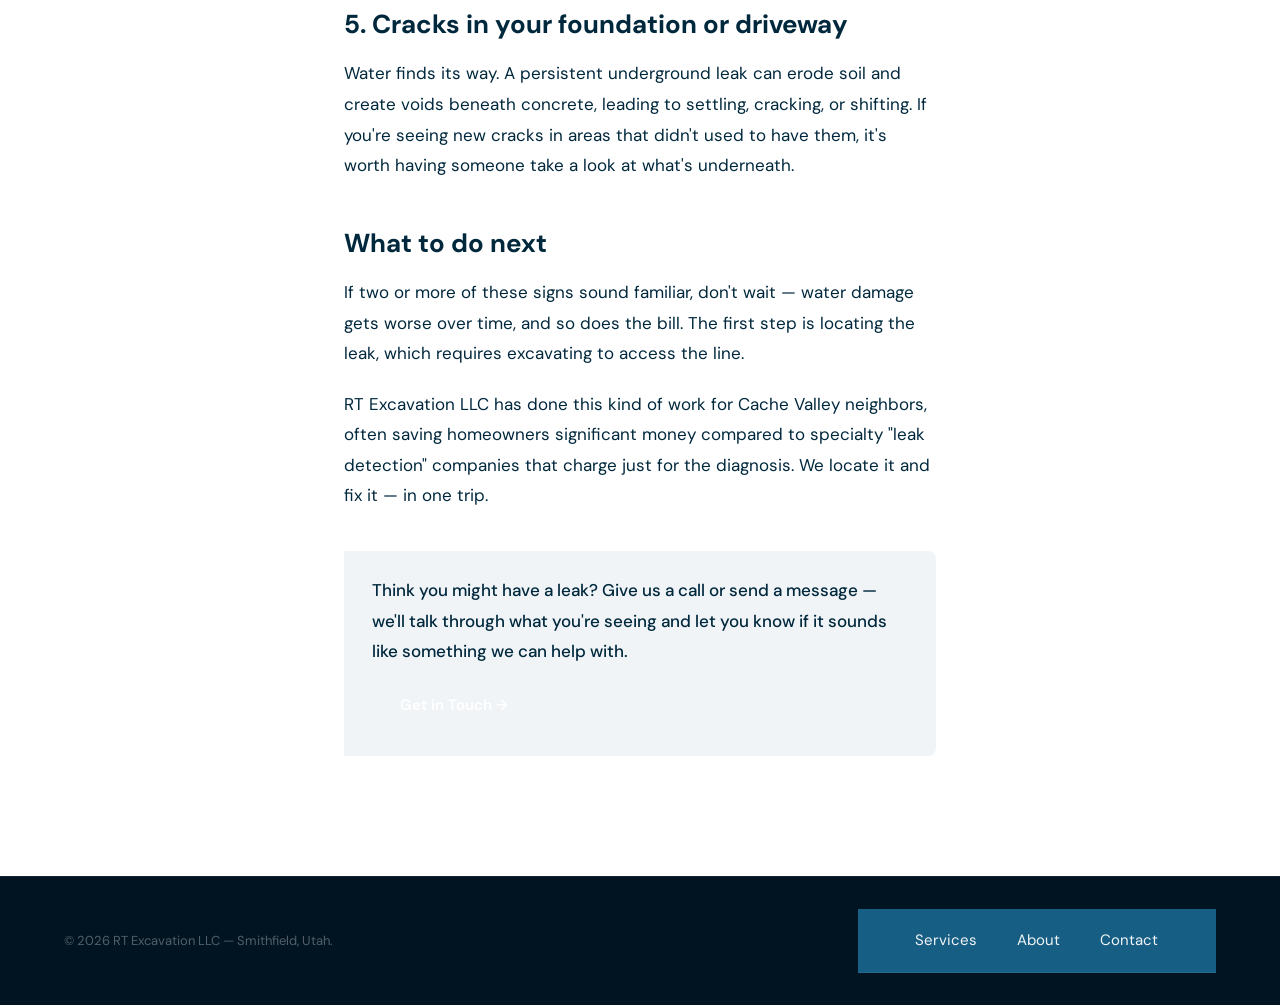
<file: blog/underground-water-leak-signs.html>
<!DOCTYPE html>
<html lang="en">
<head>
  <meta charset="UTF-8">
  <meta name="viewport" content="width=device-width, initial-scale=1.0">

  <!-- UPDATE THESE FOR EACH POST -->
  <title>5 Signs You Have an Underground Water Leak | RT Excavation LLC</title>
  <meta name="description" content="Before you call an expensive detection company, read this. Here's how to spot an underground water leak in your Utah home — and what RT Excavation can do about it.">
  <link rel="icon" type="image/png" href="/assets/RT Excavation Logos/Symbol/PNG/Symbol Color.png">
  <link rel="canonical" href="https://rtdigs.com/blog/underground-water-leak-signs.html">

  <meta property="og:type" content="article">
  <meta property="og:title" content="5 Signs You Have an Underground Water Leak | RT Excavation LLC">
  <meta property="og:description" content="Spot the warning signs early and save yourself thousands. A Cache Valley homeowner's guide.">
  <meta property="og:url" content="https://rtdigs.com/blog/underground-water-leak-signs.html">
  <meta property="og:site_name" content="RT Excavation LLC">

  <!-- ARTICLE SCHEMA -->
  <script type="application/ld+json">
  {
    "@context": "https://schema.org",
    "@type": "Article",
    "headline": "5 Signs You Have an Underground Water Leak - And What to Do About It",
    "description": "Before you call an expensive detection company, read this. Here's how to spot an underground water leak in your Utah home.",
    "author": {
      "@type": "Organization",
      "name": "RT Excavation LLC",
      "url": "https://rtdigs.com"
    },
    "publisher": {
      "@type": "Organization",
      "name": "RT Excavation LLC",
      "url": "https://rtdigs.com"
    },
    "datePublished": "2026-04-07",
    "dateModified": "2026-04-07",
    "mainEntityOfPage": "https://rtdigs.com/blog/underground-water-leak-signs.html"
  }
  </script>

  <link rel="preconnect" href="https://fonts.googleapis.com">
  <link rel="preconnect" href="https://fonts.gstatic.com" crossorigin>
  <link href="https://fonts.googleapis.com/css2?family=Black+Ops+One&family=DM+Sans:ital,opsz,wght@0,9..40,400;0,9..40,500;0,9..40,600;0,9..40,700;1,9..40,400;1,9..40,600&display=swap" rel="stylesheet">

  <link rel="stylesheet" href="../style.css">

  <style>
    .blog-post { max-width: 720px; margin: 0 auto; padding: 120px 5% 80px; }
    .post-meta { font-size: 13px; color: var(--slate); margin-bottom: 32px; display: flex; gap: 16px; flex-wrap: wrap; align-items: center; }
    .post-tag { background: var(--amber-light); color: var(--amber-dark); font-size: 12px; font-weight: 600; letter-spacing: 1px; text-transform: uppercase; padding: 4px 10px; border-radius: 4px; }
    .blog-post h1 { font-family: var(--font-serif); font-size: clamp(28px, 5vw, 44px); line-height: 1.2; color: var(--charcoal); margin-bottom: 20px; }
    .blog-post h2 { font-family: var(--font-serif); font-size: 26px; color: var(--charcoal); margin: 40px 0 12px; }
    .blog-post p { font-size: 17px; color: var(--slate); line-height: 1.8; margin-bottom: 20px; }
    .blog-post ul, .blog-post ol { padding-left: 24px; margin-bottom: 20px; }
    .blog-post li { font-size: 17px; color: var(--slate); line-height: 1.8; margin-bottom: 8px; }
    .post-cta { background: var(--mist); border-left: 4px solid var(--amber); padding: 24px 28px; border-radius: 0 8px 8px 0; margin: 40px 0; }
    .post-cta p { margin-bottom: 12px; font-weight: 500; color: var(--charcoal); }
    .back-link { display: inline-flex; align-items: center; gap: 6px; font-size: 14px; font-weight: 500; color: var(--amber); text-decoration: none; margin-bottom: 24px; }
    .back-link:hover { color: var(--amber-dark); }
  </style>
</head>
<body>

<header role="banner">
  <nav aria-label="Main navigation">
    <a href="/" class="nav-logo">
      <img src="/assets/RT Excavation Logos/Horizontal/PNG/Horizontal white.png" alt="RT Excavation LLC" class="nav-logo-img">
    </a>
    <ul class="nav-links" id="nav-menu" role="list">
      <li><a href="/#services">Services</a></li>
      <li><a href="/#about">About</a></li>
      <li><a href="/#reviews">Reviews</a></li>
      <li><a href="/#blog">Resources</a></li>
      <li><a href="/#contact" class="nav-cta">Get a Quote</a></li>
    </ul>
  </nav>
</header>

<main>
  <article class="blog-post">
    <a href="/#blog" class="back-link">← Back to Resources</a>

    <div class="post-meta">
      <span class="post-tag">Drainage</span>
      <span>April 2026</span>
      <span>By RT Excavation LLC</span>
    </div>

    <h1>5 Signs You Have an Underground Water Leak - And What to Do About It</h1>

    <p>Underground water leaks are sneaky. By the time most homeowners notice something's wrong, the problem has usually been quietly building for weeks — or longer. The good news: there are some clear warning signs if you know what to look for. And in many cases, a local excavator can fix it faster and cheaper than you'd think.</p>

    <p>Here's what to watch for.</p>

    <h2>1. Your water bill spikes for no reason</h2>
    <p>If your household habits haven't changed but your water bill suddenly jumps, that water is going somewhere. Underground leaks don't stop running — they're constant, which means they show up clearly in your usage data. Pull up two or three months of bills and compare. A big, unexplained jump is worth investigating.</p>

    <h2>2. Wet or unusually green patches in your yard</h2>
    <p>If one area of your lawn is noticeably greener, mushier, or wetter than the rest — especially during a dry stretch — that's often a sign of water coming up from below. Grass loves moisture, and it'll thrive right over a slow leak.</p>

    <h2>3. You can hear water running when nothing is on</h2>
    <p>Turn off every tap, appliance, and irrigation zone in your home. Then listen near your water meter or foundation. A faint hissing or rushing sound when everything should be silent is a classic sign of a leak somewhere in your line.</p>

    <h2>4. Low water pressure throughout the house</h2>
    <p>If multiple fixtures in different areas of your home have suddenly lost pressure — not just one faucet, but the whole house — it may mean water is escaping before it reaches your fixtures. This is different from a single clogged aerator or showerhead.</p>

    <h2>5. Cracks in your foundation or driveway</h2>
    <p>Water finds its way. A persistent underground leak can erode soil and create voids beneath concrete, leading to settling, cracking, or shifting. If you're seeing new cracks in areas that didn't used to have them, it's worth having someone take a look at what's underneath.</p>

    <h2>What to do next</h2>
    <p>If two or more of these signs sound familiar, don't wait — water damage gets worse over time, and so does the bill. The first step is locating the leak, which requires excavating to access the line.</p>

    <p>RT Excavation LLC has done this kind of work for Cache Valley neighbors, often saving homeowners significant money compared to specialty "leak detection" companies that charge just for the diagnosis. We locate it and fix it — in one trip.</p>

    <div class="post-cta">
      <p>Think you might have a leak? Give us a call or send a message — we'll talk through what you're seeing and let you know if it sounds like something we can help with.</p>
      <a href="/#contact" class="btn-primary">Get in Touch →</a>
    </div>
  </article>
</main>

<footer role="contentinfo">
  <div class="footer-inner">
    <p class="footer-copy">© <span id="year"></span> RT Excavation LLC — Smithfield, Utah.</p>
    <nav class="footer-links">
      <a href="/#services">Services</a>
      <a href="/#about">About</a>
      <a href="/#contact">Contact</a>
    </nav>
  </div>
</footer>

<script src="../main.js"></script>
</body>
</html>
</file>
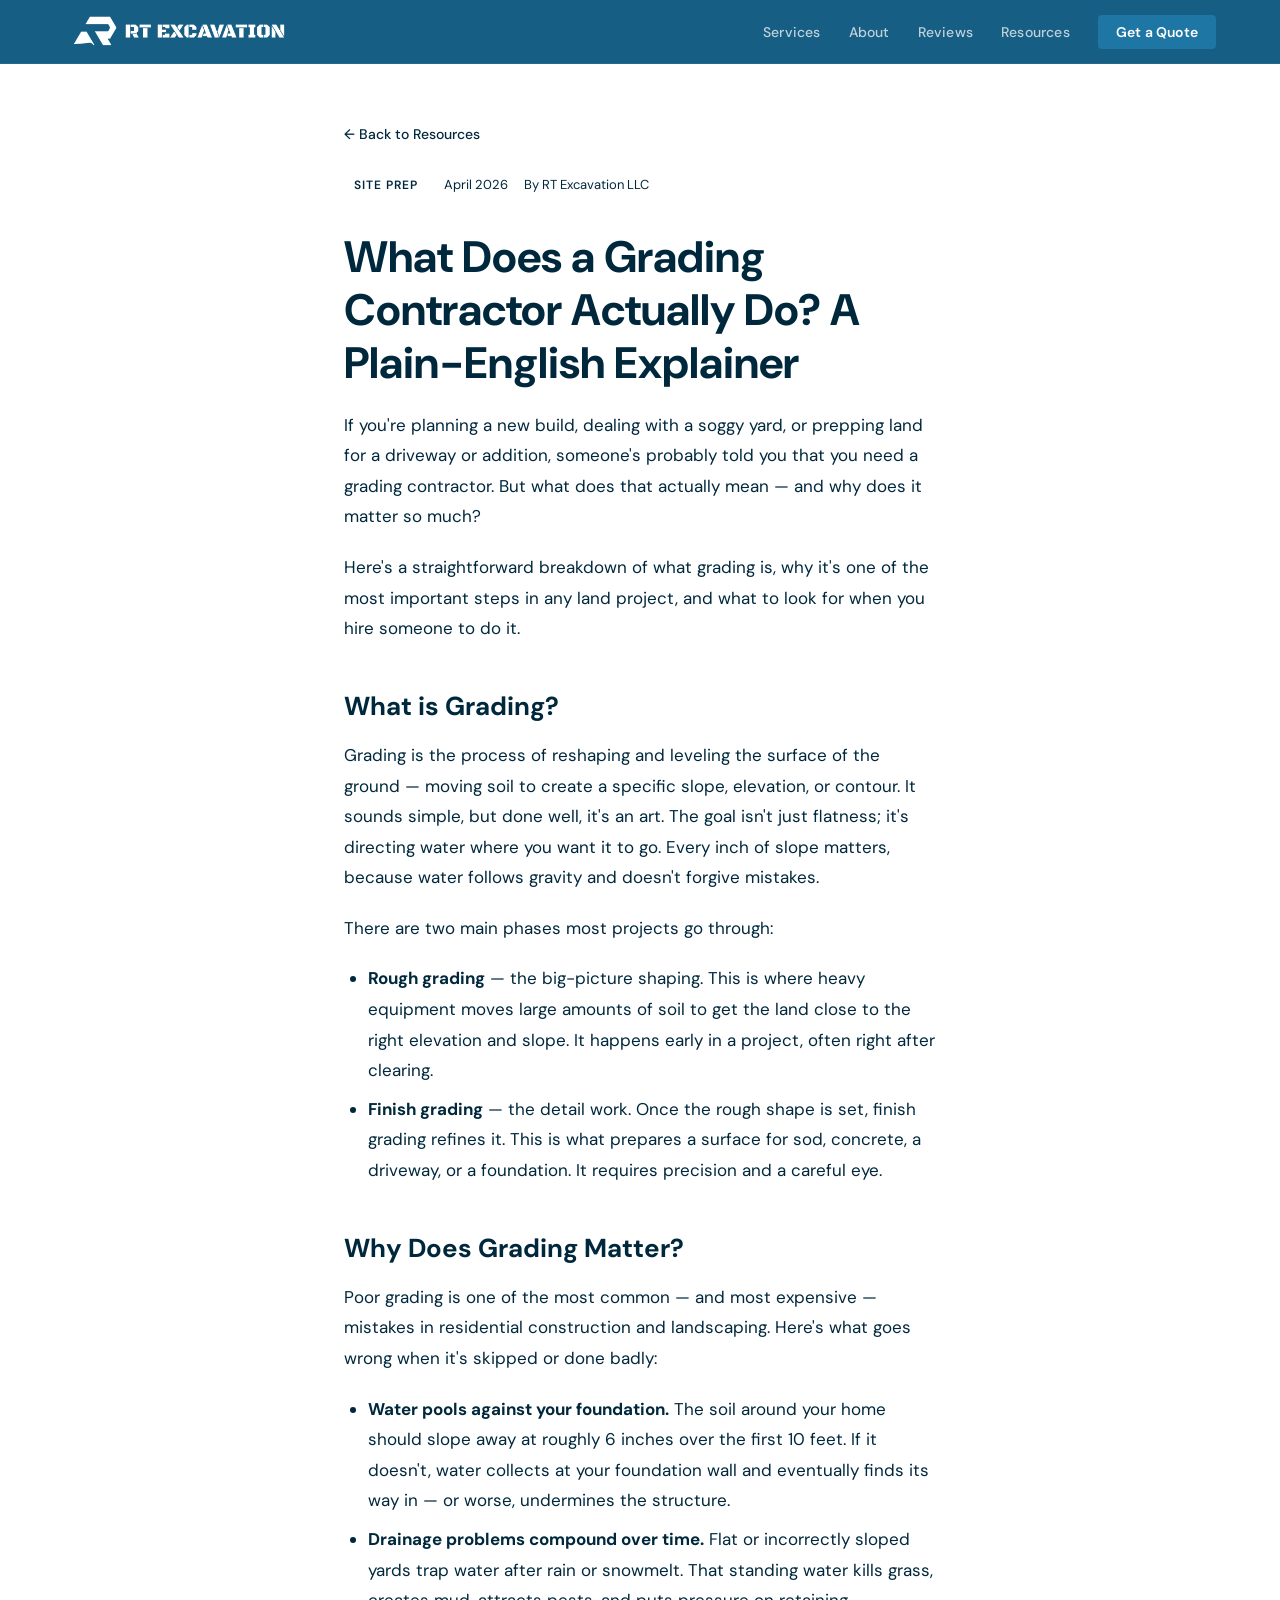
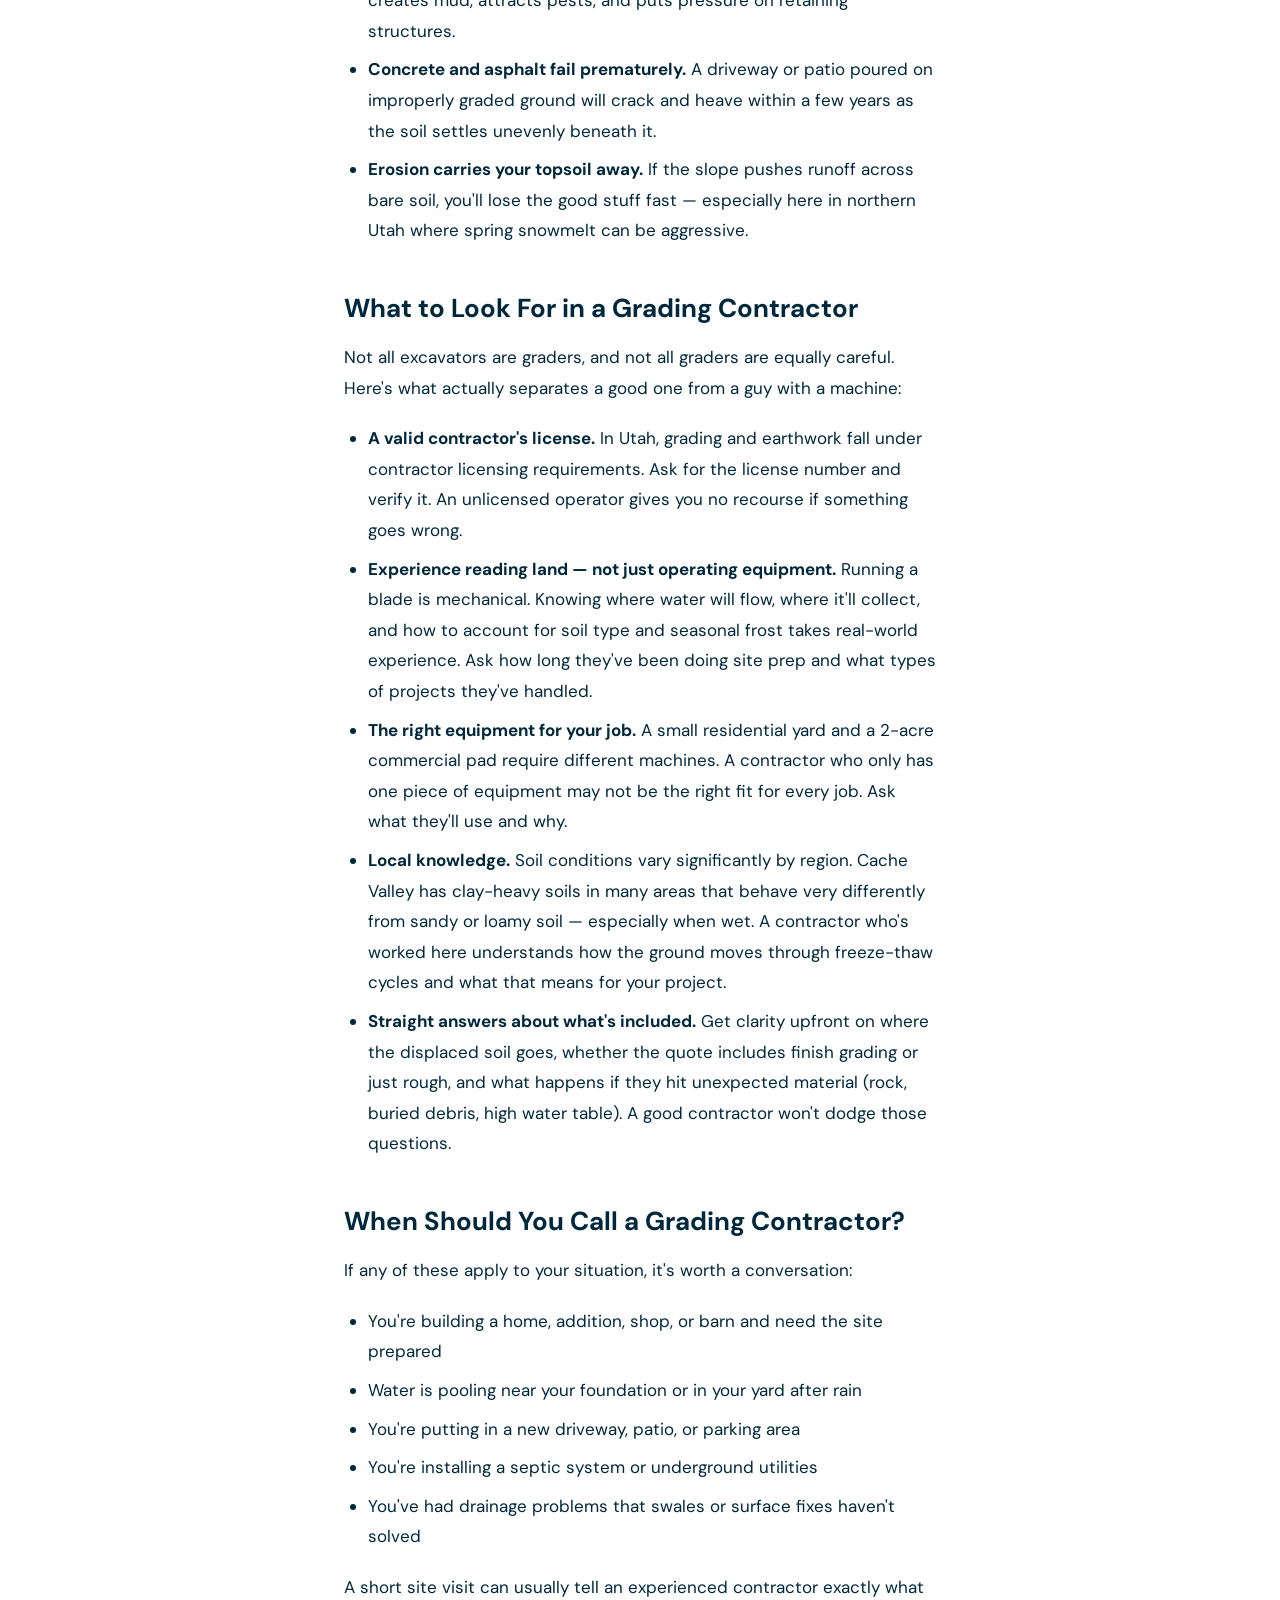
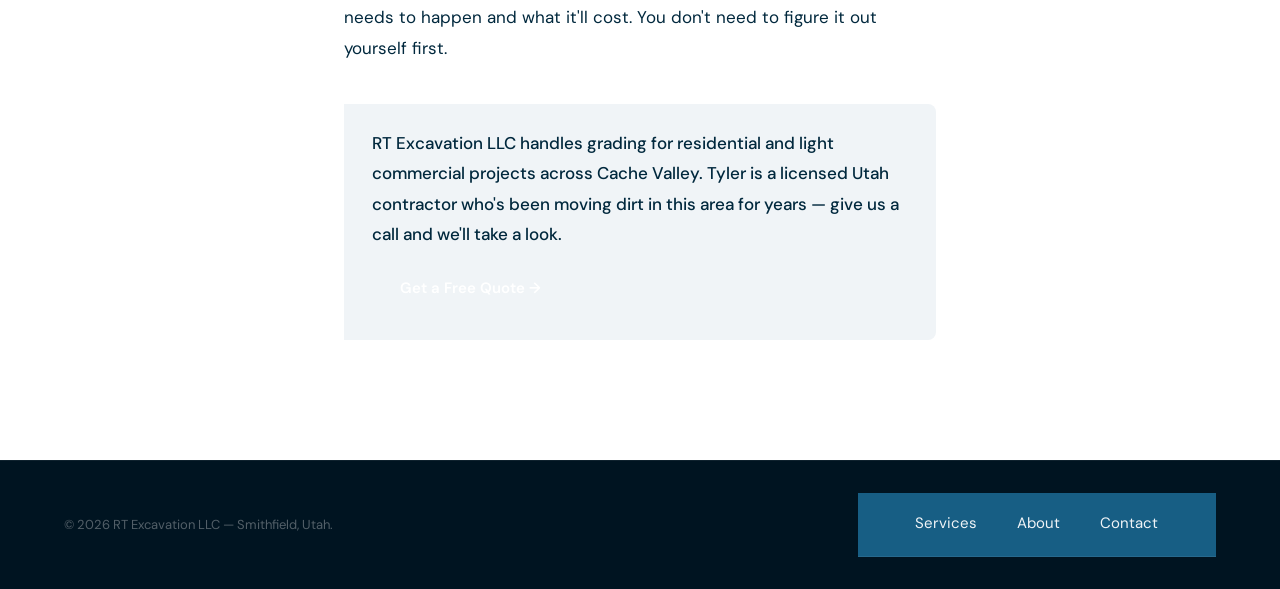
<file: blog/what-does-a-grading-contractor-do.html>
<!DOCTYPE html>
<html lang="en">
<head>
  <meta charset="UTF-8">
  <meta name="viewport" content="width=device-width, initial-scale=1.0">

  <!-- UPDATE THESE FOR EACH POST -->
  <title>What Does a Grading Contractor Actually Do? | RT Excavation LLC</title>
  <meta name="description" content="Grading shapes the land so water flows away from your home, not toward it. Here's what a grading contractor does — and what to look for when hiring one.">
  <link rel="icon" type="image/png" href="/assets/RT Excavation Logos/Symbol/PNG/Symbol Color.png">
  <link rel="canonical" href="https://rtdigs.com/blog/what-does-a-grading-contractor-do.html">

  <meta property="og:type" content="article">
  <meta property="og:title" content="What Does a Grading Contractor Actually Do? | RT Excavation LLC">
  <meta property="og:description" content="Grading shapes the land so water flows away from your home, not toward it. Here's what to look for when hiring one.">
  <meta property="og:url" content="https://rtdigs.com/blog/what-does-a-grading-contractor-do.html">
  <meta property="og:site_name" content="RT Excavation LLC">

  <!-- ARTICLE SCHEMA -->
  <script type="application/ld+json">
  {
    "@context": "https://schema.org",
    "@type": "Article",
    "headline": "What Does a Grading Contractor Actually Do? A Plain-English Explainer",
    "description": "Grading shapes the land so water flows away from your home, not toward it. Here's what a grading contractor does and what to look for when hiring one.",
    "author": {
      "@type": "Organization",
      "name": "RT Excavation LLC",
      "url": "https://rtdigs.com"
    },
    "publisher": {
      "@type": "Organization",
      "name": "RT Excavation LLC",
      "url": "https://rtdigs.com"
    },
    "datePublished": "2026-04-07",
    "dateModified": "2026-04-07",
    "mainEntityOfPage": "https://rtdigs.com/blog/what-does-a-grading-contractor-do.html"
  }
  </script>

  <link rel="preconnect" href="https://fonts.googleapis.com">
  <link rel="preconnect" href="https://fonts.gstatic.com" crossorigin>
  <link href="https://fonts.googleapis.com/css2?family=Black+Ops+One&family=DM+Sans:ital,opsz,wght@0,9..40,400;0,9..40,500;0,9..40,600;0,9..40,700;1,9..40,400;1,9..40,600&display=swap" rel="stylesheet">

  <link rel="stylesheet" href="../style.css">

  <style>
    .blog-post { max-width: 720px; margin: 0 auto; padding: 120px 5% 80px; }
    .post-meta { font-size: 13px; color: var(--slate); margin-bottom: 32px; display: flex; gap: 16px; flex-wrap: wrap; align-items: center; }
    .post-tag { background: var(--amber-light); color: var(--amber-dark); font-size: 12px; font-weight: 600; letter-spacing: 1px; text-transform: uppercase; padding: 4px 10px; border-radius: 4px; }
    .blog-post h1 { font-family: var(--font-serif); font-size: clamp(28px, 5vw, 44px); line-height: 1.2; color: var(--charcoal); margin-bottom: 20px; }
    .blog-post h2 { font-family: var(--font-serif); font-size: 26px; color: var(--charcoal); margin: 40px 0 12px; }
    .blog-post p { font-size: 17px; color: var(--slate); line-height: 1.8; margin-bottom: 20px; }
    .blog-post ul, .blog-post ol { padding-left: 24px; margin-bottom: 20px; }
    .blog-post li { font-size: 17px; color: var(--slate); line-height: 1.8; margin-bottom: 8px; }
    .post-cta { background: var(--mist); border-left: 4px solid var(--amber); padding: 24px 28px; border-radius: 0 8px 8px 0; margin: 40px 0; }
    .post-cta p { margin-bottom: 12px; font-weight: 500; color: var(--charcoal); }
    .back-link { display: inline-flex; align-items: center; gap: 6px; font-size: 14px; font-weight: 500; color: var(--amber); text-decoration: none; margin-bottom: 24px; }
    .back-link:hover { color: var(--amber-dark); }
  </style>
</head>
<body>

<header role="banner">
  <nav aria-label="Main navigation">
    <a href="/" class="nav-logo">
      <img src="/assets/RT Excavation Logos/Horizontal/PNG/Horizontal white.png" alt="RT Excavation LLC" class="nav-logo-img">
    </a>
    <ul class="nav-links" id="nav-menu" role="list">
      <li><a href="/#services">Services</a></li>
      <li><a href="/#about">About</a></li>
      <li><a href="/#reviews">Reviews</a></li>
      <li><a href="/#blog">Resources</a></li>
      <li><a href="/#contact" class="nav-cta">Get a Quote</a></li>
    </ul>
  </nav>
</header>

<main>
  <article class="blog-post">
    <a href="/#blog" class="back-link">← Back to Resources</a>

    <div class="post-meta">
      <span class="post-tag">Site Prep</span>
      <span>April 2026</span>
      <span>By RT Excavation LLC</span>
    </div>

    <h1>What Does a Grading Contractor Actually Do? A Plain-English Explainer</h1>

    <p>If you're planning a new build, dealing with a soggy yard, or prepping land for a driveway or addition, someone's probably told you that you need a grading contractor. But what does that actually mean — and why does it matter so much?</p>

    <p>Here's a straightforward breakdown of what grading is, why it's one of the most important steps in any land project, and what to look for when you hire someone to do it.</p>

    <h2>What is Grading?</h2>
    <p>Grading is the process of reshaping and leveling the surface of the ground — moving soil to create a specific slope, elevation, or contour. It sounds simple, but done well, it's an art. The goal isn't just flatness; it's directing water where you want it to go. Every inch of slope matters, because water follows gravity and doesn't forgive mistakes.</p>

    <p>There are two main phases most projects go through:</p>
    <ul>
      <li><strong>Rough grading</strong> — the big-picture shaping. This is where heavy equipment moves large amounts of soil to get the land close to the right elevation and slope. It happens early in a project, often right after clearing.</li>
      <li><strong>Finish grading</strong> — the detail work. Once the rough shape is set, finish grading refines it. This is what prepares a surface for sod, concrete, a driveway, or a foundation. It requires precision and a careful eye.</li>
    </ul>

    <h2>Why Does Grading Matter?</h2>
    <p>Poor grading is one of the most common — and most expensive — mistakes in residential construction and landscaping. Here's what goes wrong when it's skipped or done badly:</p>
    <ul>
      <li><strong>Water pools against your foundation.</strong> The soil around your home should slope away at roughly 6 inches over the first 10 feet. If it doesn't, water collects at your foundation wall and eventually finds its way in — or worse, undermines the structure.</li>
      <li><strong>Drainage problems compound over time.</strong> Flat or incorrectly sloped yards trap water after rain or snowmelt. That standing water kills grass, creates mud, attracts pests, and puts pressure on retaining structures.</li>
      <li><strong>Concrete and asphalt fail prematurely.</strong> A driveway or patio poured on improperly graded ground will crack and heave within a few years as the soil settles unevenly beneath it.</li>
      <li><strong>Erosion carries your topsoil away.</strong> If the slope pushes runoff across bare soil, you'll lose the good stuff fast — especially here in northern Utah where spring snowmelt can be aggressive.</li>
    </ul>

    <h2>What to Look For in a Grading Contractor</h2>
    <p>Not all excavators are graders, and not all graders are equally careful. Here's what actually separates a good one from a guy with a machine:</p>
    <ul>
      <li><strong>A valid contractor's license.</strong> In Utah, grading and earthwork fall under contractor licensing requirements. Ask for the license number and verify it. An unlicensed operator gives you no recourse if something goes wrong.</li>
      <li><strong>Experience reading land — not just operating equipment.</strong> Running a blade is mechanical. Knowing where water will flow, where it'll collect, and how to account for soil type and seasonal frost takes real-world experience. Ask how long they've been doing site prep and what types of projects they've handled.</li>
      <li><strong>The right equipment for your job.</strong> A small residential yard and a 2-acre commercial pad require different machines. A contractor who only has one piece of equipment may not be the right fit for every job. Ask what they'll use and why.</li>
      <li><strong>Local knowledge.</strong> Soil conditions vary significantly by region. Cache Valley has clay-heavy soils in many areas that behave very differently from sandy or loamy soil — especially when wet. A contractor who's worked here understands how the ground moves through freeze-thaw cycles and what that means for your project.</li>
      <li><strong>Straight answers about what's included.</strong> Get clarity upfront on where the displaced soil goes, whether the quote includes finish grading or just rough, and what happens if they hit unexpected material (rock, buried debris, high water table). A good contractor won't dodge those questions.</li>
    </ul>

    <h2>When Should You Call a Grading Contractor?</h2>
    <p>If any of these apply to your situation, it's worth a conversation:</p>
    <ul>
      <li>You're building a home, addition, shop, or barn and need the site prepared</li>
      <li>Water is pooling near your foundation or in your yard after rain</li>
      <li>You're putting in a new driveway, patio, or parking area</li>
      <li>You're installing a septic system or underground utilities</li>
      <li>You've had drainage problems that swales or surface fixes haven't solved</li>
    </ul>

    <p>A short site visit can usually tell an experienced contractor exactly what needs to happen and what it'll cost. You don't need to figure it out yourself first.</p>

    <div class="post-cta">
      <p>RT Excavation LLC handles grading for residential and light commercial projects across Cache Valley. Tyler is a licensed Utah contractor who's been moving dirt in this area for years — give us a call and we'll take a look.</p>
      <a href="/#contact" class="btn-primary">Get a Free Quote →</a>
    </div>
  </article>
</main>

<footer role="contentinfo">
  <div class="footer-inner">
    <p class="footer-copy">© <span id="year"></span> RT Excavation LLC — Smithfield, Utah.</p>
    <nav class="footer-links">
      <a href="/#services">Services</a>
      <a href="/#about">About</a>
      <a href="/#contact">Contact</a>
    </nav>
  </div>
</footer>

<script src="../main.js"></script>
</body>
</html>
</file>
<file: style.css>
/* ============================================
   RT EXCAVATION LLC — style.css
   Production stylesheet
   ============================================ */

*, *::before, *::after {
  box-sizing: border-box;
  margin: 0;
  padding: 0;
}

:root {
  --steel-blue:       #1e76a4;   /* Steel Blue — brand primary accent */
  --steel-blue-dark:  #175e84;   /* Steel Blue dark — hover states */
  --steel-blue-light: #e8f4fb;   /* Steel Blue light — card/icon backgrounds */
  --bedrock-navy:    #00283d;   /* Bedrock Navy — brand primary dark */
  --navy-mid:       #003450;   /* Navy mid */
  --dusty-gray:     #9d9d9d;   /* Dusty grey — body/secondary text */
  --mist:        #f0f4f7;   /* Cool light grey — section backgrounds */
  --white:       #FFFFFF;
  --border:      rgba(0,0,0,0.10);
  --font-display:'Black Ops One', sans-serif;
  --font-serif:  'DM Sans', sans-serif;
  --font-body:   'DM Sans', sans-serif;
  --max-w:       1180px;
  --pad-x:       5%;
}

/* ---- BASE ---- */
html { scroll-behavior: smooth; font-size: 16px; }

body {
  font-family: var(--font-body);
  color: var(--bedrock-navy);
  background: var(--white);
  line-height: 1.7;
  overflow-x: hidden;
}

img {
  max-width: 100%;
  height: auto;
  display: block;
}

a { color: inherit; }

/* ---- ACCESSIBILITY ---- */
.skip-link {
  position: absolute;
  top: -100px;
  left: 1rem;
  background: var(--steel-glue);
  color: var(--white);
  padding: 8px 16px;
  border-radius: 4px;
  font-weight: 600;
  font-size: 14px;
  text-decoration: none;
  z-index: 9999;
  transition: top 0.2s;
}
.skip-link:focus { top: 1rem; }

/* ---- TYPOGRAPHY HELPERS ---- */
.section-label {
  font-size: 12px;
  font-weight: 600;
  letter-spacing: 2px;
  text-transform: uppercase;
  color: var(--steel-blue);
  margin-bottom: 10px;
}

.section-title {
  font-family: var(--font-serif);
  font-size: clamp(28px, 4vw, 44px);
  color: var(--bedrock-navy);
  line-height: 1.2;
  margin-bottom: 14px;
}

.section-body {
  font-size: 17px;
  color: var(--dusty-gray);
  max-width: 600px;
  line-height: 1.75;
}

/* ---- BUTTONS ---- */
.btn-primary {
  display: inline-flex;
  align-items: center;
  gap: 8px;
  background: var(--steel-grey);
  color: var(--white);
  font-family: var(--font-body);
  font-weight: 600;
  font-size: 15px;
  padding: 14px 28px;
  border-radius: 4px;
  text-decoration: none;
  border: none;
  cursor: pointer;
  transition: background 0.2s, transform 0.15s;
}
.btn-primary:hover { background: var(--steel-blue-dark); transform: translateY(-1px); }

.btn-ghost {
  display: inline-flex;
  align-items: center;
  gap: 8px;
  background: transparent;
  color: var(--white);
  font-family: var(--font-body);
  font-weight: 500;
  font-size: 15px;
  padding: 14px 28px;
  border-radius: 4px;
  text-decoration: none;
  border: 1px solid rgba(255,255,255,0.25);
  cursor: pointer;
  transition: border-color 0.2s, background 0.2s;
}
.btn-ghost:hover { border-color: rgba(255,255,255,0.5); background: rgba(255,255,255,0.06); }

/* ---- SCROLL ANIMATIONS ---- */
.fade-up {
  opacity: 0;
  transform: translateY(24px);
  transition: opacity 0.6s ease, transform 0.6s ease;
}
.fade-up.visible { opacity: 1; transform: none; }

/* ============================================
   NAV
   ============================================ */
header {
  position: fixed;
  top: 0; left: 0; right: 0;
  z-index: 200;
}

nav {
  background: var(--steel-blue-dark);/*rgba(0,40,61,0.97);*/
  backdrop-filter: blur(8px);
  -webkit-backdrop-filter: blur(8px);
  display: flex;
  align-items: center;
  justify-content: space-between;
  padding: 0 var(--pad-x);
  height: 64px;
  border-bottom: 1px solid rgba(255,255,255,0.07);
}

.nav-logo {
  display: flex;
  align-items: center;
  gap: 10px;
  text-decoration: none;
}

.nav-logo-img {
  height: 230px;
  width: auto;
}

.logo-mark {
  width: 38px;
  height: 38px;
  background: var(--steel-blue);
  display: flex;
  align-items: center;
  justify-content: center;
  border-radius: 4px;
  flex-shrink: 0;
}
.logo-mark.small { width: 30px; height: 30px; }

.logo-text {
  font-family: var(--font-display);
  font-size: 22px;
  color: var(--white);
  letter-spacing: 1px;
  line-height: 1;
}
.logo-text span { color: var(--steel-blue); }

.nav-links {
  display: flex;
  align-items: center;
  gap: 28px;
  list-style: none;
}

.nav-links a {
  color: rgba(255,255,255,0.72);
  text-decoration: none;
  font-size: 14px;
  font-weight: 500;
  letter-spacing: 0.2px;
  transition: color 0.2s;
}
.nav-links a:hover { color: var(--steel-blue); }

.nav-cta {
  background: var(--steel-blue) !important;
  color: var(--white) !important;
  padding: 8px 18px !important;
  border-radius: 4px !important;
  font-weight: 600 !important;
}
.nav-cta:hover { background: var(--steel-blue-dark) !important; color: var(--white) !important; }

/* Hamburger (mobile) */
.nav-boggle {
  display: none;
  flex-direction: column;
  gap: 5px;
  background: none;
  border: none;
  cursor: pointer;
  padding: 4px;
}
.nav-toggle span {
  display: block;
  width: 24px;
  height: 2px;
  background: var(--white);
  border-radius: 2px;
  transition: transform 0.25s, opacity 0.25s;
}
.nav-toggle[aria-expanded="true"] span:nth-child(1) { transform: translateY(7px) rotate(45deg); }
.nav-toggle[aria-expanded="true"] span:nth-child(2) { opacity: 0; }
.nav-toggle[aria-expanded="true"] span:nth-child(3) { transform: translateY(-7px) rotate(-45deg); }

/* ============================================
   HERO
   ============================================ */
.hero {
  min-height: 100vh;
  background: var(--bedrock-navy);
  display: flex;
  align-items: center;
  padding: 100px var(--pad-x) 60px;
  position: relative;
  overflow: hidden;
}

.hero-bg-text {
  position: absolute;
  right: -2%;
  top: 50%;
  transform: translateY(-50%);
  font-family: var(--font-display);
  font-size: clamp(120px, 18vw, 260px);
  color: rgba(255,255,255,0.03);
  line-height: 1;
  pointer-events: none;
  user-select: none;
  white-space: nowrap;
}

.hero-stripe {
  position: absolute;
  bottom: 0; left: 0; right: 0;
  height: 5px;
  background: var(--steel-blue);
}

.hero-content {
  max-width: 680px;
  position: relative;
  z-index: 2;
}

.hero-badge {
  display: inline-flex;
  align-items: center;
  gap: 8px;
  background: rgba(30,118,164,0.15);
  border: 1px solid rgba(30,118,164,0.35);
  color: var(--dusty-gray);
  font-size: 13px;
  font-weight: 500;
  letter-spacing: 0.4px;
  padding: 6px 14px;
  border-radius: 100px;
  margin-bottom: 28px;
}

.badge-dot {
  width: 6px;
  height: 6px;
  border-radius: 50%;
  background: var(--dusty-gray);
  flex-shrink: 0;
}

.hero h1 {
  font-family: var(--font-display);
  font-size: clamp(52px, 7vw, 90px);
  color: var(--white);
  line-height: 0.95;
  letter-spacing: 1px;
  margin-bottom: 24px;
}
.hero h1 em { color: var(--steel-blue); font-style: normal; }

.hero-sub {
  font-family: var(--font-serif);
  font-style: italic;
  font-size: 20px;
  color: rgba(255,255,255,0.6);
  margin-bottom: 40px;
  line-height: 1.55;
}

.hero-actions {
  display: flex;
  gap: 14px;
  flex-wrap: wrap;
  margin-bottom: 48px;
}

.hero-proof {
  display: flex;
  align-items: center;
  gap: 14px;
  flex-wrap: wrap;
}
.stars { color: var(--steel-blue); font-size: 18px; letter-spacing: 2px; }
.proof-text { color: rgba(255,255,255,0.5); font-size: 13px; }
.proof-divider { width: 1px; height: 18px; background: rgba(255,255,255,0.14); }

/* ============================================
   TRUST BAR
   ============================================ */
.trust-bar {
  background: var(--steel-blue);
  padding: 16px var(--pad-x);
  display: flex;
  align-items: center;
  justify-content: center;
  gap: 36px;
  flex-wrap: wrap;
}

.trust-item {
  display: flex;
  align-items: center;
  gap: 8px;
  color: var(--white);
  font-weight: 600;
  font-size: 14px;
}

/* ============================================
   SHARED SECTION STYLES
   ============================================ */
section {
  padding: 88px var(--pad-x);
}

/* ============================================
   SERVICES
   ============================================ */
.services { background: var(--mist); }

.services-header {
  display: flex;
  align-items: flex-end;
  justify-content: space-between;
  margin-bottom: 48px;
  flex-wrap: wrap;
  gap: 24px;
}

.services-grid {
  display: grid;
  grid-template-columns: repeat(auto-fit, minmax(270px, 1fr));
  gap: 20px;
}

.service-card {
  background: var(--white);
  border-radius: 8px;
  padding: 28px;
  border: 1px solid var(--border);
  transition: transform 0.2s, box-shadow 0.2s;
}
.service-card:hover {
  transform: translateY(-3px);
  box-shadow: 0 10px 28px rgba(0,0,0,0.07);
}

.service-icon {
  width: 44px;
  height: 44px;
  background: var(--steel-blue-light);
  border-radius: 8px;
  display: flex;
  align-items: center;
  justify-content: center;
  font-size: 20px;
  margin-bottom: 16px;
}

.service-card h3 {
  font-family: var(--font-serif);
  font-size: 19px;
  color: var(--bedrock-navy);
  margin-bottom: 8px;
  line-height: 1.3;
}
.service-card p {
  font-size: 14px;
  color: var(--dusty-gray);
  line-height: 1.65;
}

/* ============================================
   WHY US
   ============================================ */
.why-grid {
  display: grid;
  grid-template-columns: 1fr 1fr;
  gap: 60px;
  align-items: center;
}

.why-points {
  display: flex;
  flex-direction: column;
  gap: 28px;
  margin-top: 32px;
}

.why-point { display: flex; gap: 18px; }

.why-point-num {
  font-family: var(--font-display);
  font-size: 48px;
  color: var(--steel-blue);
  line-height: 0.9;
  min-width: 64px;
  flex-shrink: 0;
}

.why-point h3 {
  font-size: 17px;
  font-weight: 600;
  color: var(--bedrock-navy);
  margin-bottom: 4px;
}
.why-point p { font-size: 15px; color: var(--dusty-gray); line-height: 1.65; }

.why-visual {
  background: var(--bedrock-navy);
  border-radius: 12px;
  padding: 40px;
  position: relative;
  overflow: hidden;
}

.why-visual-bg {
  position: absolute;
  top: -10px; right: -10px;
  font-family: var(--font-display);
  font-size: 130px;
  color: rgba(255,255,255,0.04);
  line-height: 1;
  pointer-events: none;
}

.stat-block { position: relative; z-index: 1; }

.stat-num {
  font-family: var(--font-display);
  font-size: 64px;
  color: var(--steel-blue);
  line-height: 0.9;
  margin-bottom: 6px;
}
.stat-label { font-size: 14px; color: rgba(255,255,255,0.55); }

.stat-divider {
  height: 1px;
  background: rgba(255,255,255,0.08);
  margin: 28px 0;
}

/* ============================================
   REVIEWS
   ============================================ */
.reviews { background: var(--mist); }

.reviews-grid {
  display: grid;
  grid-template-columns: repeat(auto-fit, minmax(270px, 1fr));
  gap: 20px;
  margin-top: 40px;
}

.review-card {
  background: var(--white);
  border-radius: 8px;
  padding: 28px;
  border: 1px solid var(--border);
  display: flex;
  flex-direction: column;
}

.review-card .stars { font-size: 15px; margin-bottom: 14px; }

.review-text {
  font-family: var(--font-serif);
  font-style: italic;
  font-size: 16px;
  color: var(--bedrock-navy);
  line-height: 1.7;
  margin-bottom: 16px;
  flex: 1;
}

.reviewer {
  font-size: 13px;
  color: var(--dusty-gray);
  font-weight: 500;
  display: flex;
  align-items: center;
  gap: 10px;
}
.reviewer::before {
  content: '';
  display: block;
  width: 20px;
  height: 1px;
  background: var(--steel-blue);
  flex-shrink: 0;
}

/* ============================================
   ABOUT
   ============================================ */
.about-grid {
  display: grid;
  grid-template-columns: 0.55fr 1.45fr;
  gap: 72px;
  align-items: center;
}

.about-img-block {
  background: var(--bedrock-navy);
  border-radius: 12px;
  aspect-ratio: 3 / 4;
  display: flex;
  align-items: center;
  justify-content: center;
  position: relative;
  overflow: hidden;
}

.about-img {
  width: 100%;
  height: 100%;
  object-fit: cover;
  display: block;
}

.about-img-placeholder {
  font-family: var(--font-display);
  font-size: 32px;
  color: rgba(255,255,255,0.12);
  letter-spacing: 2px;
  text-align: center;
  line-height: 1.6;
}

.about-img-label {
  position: absolute;
  bottom: 20px; left: 20px;
  background: var(--steel-blue-dark);
  color: var(--white);
  font-size: 12px;
  font-weight: 600;
  padding: 6px 12px;
  border-radius: 4px;
  letter-spacing: 0.5px;
}

.cred-badges {
  display: flex;
  gap: 10px;
  flex-wrap: wrap;
  margin-top: 28px;
}

.cred-badge {
  display: flex;
  align-items: center;
  gap: 8px;
  border: 1px solid var(--border);
  border-radius: 6px;
  padding: 9px 14px;
  font-size: 13px;
  font-weight: 500;
  color: var(--dusty-gray);
}

.cred-badge-dot {
  width: 7px;
  height: 7px;
  background: var(--steel-blue);
  border-radius: 50%;
  flex-shrink: 0;
}

/* ============================================
   FAQ
   ============================================ */
.faq { background: var(--mist); }

.faq-grid {
  display: grid;
  grid-template-columns: repeat(auto-fit, minmax(300px, 1fr));
  gap: 12px;
  max-width: 960px;
  margin: 0 auto;
}

.faq-item {
  background: var(--white);
  border: 1px solid var(--border);
  border-radius: 8px;
  padding: 20px 24px;
  cursor: pointer;
}

.faq-item summary {
  font-weight: 600;
  font-size: 15px;
  color: var(--bedrock-navy);
  list-style: none;
  display: flex;
  justify-content: space-between;
  align-items: center;
  gap: 12px;
}

.faq-item summary::-webkit-details-marker { display: none; }

.faq-item summary::after {
  content: '+';
  font-size: 20px;
  color: var(--steel-blue);
  flex-shrink: 0;
  transition: transform 0.2s;
}

.faq-item[open] summary::after { transform: rotate(45deg); }

.faq-item p {
  font-size: 14px;
  color: var(--dusty-gray);
  line-height: 1.7;
  margin-top: 12px;
}

/* ============================================
   BLOG
   ============================================ */
.blog { background: var(--white); }

.blog-grid {
  display: grid;
  grid-template-columns: repeat(auto-fit, minmax(280px, 1fr));
  gap: 20px;
  margin-top: 40px;
}

.blog-card {
  border: 1px solid var(--border);
  border-radius: 8px;
  overflow: hidden;
  transition: transform 0.2s, box-shadow 0.2s;
  display: flex;
  flex-direction: column;
}
.blog-card:hover { transform: translateY(-3px); box-shadow: 0 8px 24px rgba(0,0,0,0.07); }

.blog-img {
  height: 150px;
  background: var(--bedrock-navy);
  display: flex;
  align-items: center;
  justify-content: center;
  font-size: 36px;
  /* Replace with: background-image: url(...); background-size: cover; */
}

.blog-content { padding: 24px; flex: 1; display: flex; flex-direction: column; }

.blog-tag {
  font-size: 11px;
  font-weight: 600;
  letter-spacing: 1.5px;
  text-transform: uppercase;
  color: var(--steel-blue);
  margin-bottom: 8px;
}

.blog-card h3 {
  font-family: var(--font-serif);
  font-size: 17px;
  color: var(--bedrock-navy);
  margin-bottom: 8px;
  line-height: 1.4;
}
.blog-card p { font-size: 13px; color: var(--dusty-gray); line-height: 1.65; flex: 1; }

.blog-link {
  display: inline-block;
  margin-top: 14px;
  font-size: 13px;
  font-weight: 600;
  color: var(--steel-blue);
  text-decoration: none;
  transition: color 0.2s;
}
.blog-link:hover { color: var(--steel-blue-dark); }

/* ============================================
   CONTACT
   ============================================ */
.contact { background: var(--bedrock-navy); }
.contact .section-title { color: var(--white); }

.contact-grid {
  display: grid;
  grid-template-columns: 1fr 1.2fr;
  gap: 60px;
  align-items: start;
  margin-top: 40px;
}

.contact-info { display: flex; flex-direction: column; gap: 24px; }

.contact-item { display: flex; align-items: flex-start; gap: 16px; }

.contact-icon {
  width: 40px;
  height: 40px;
  background: rgba(30,118,164,0.20);
  border-radius: 8px;
  display: flex;
  align-items: center;
  justify-content: center;
  font-size: 18px;
  flex-shrink: 0;
}

.contact-label {
  font-size: 11px;
  font-weight: 600;
  letter-spacing: 1px;
  text-transform: uppercase;
  color: rgba(255,255,255,0.38);
  margin-bottom: 3px;
}

.contact-value {
  color: var(--white);
  font-size: 16px;
  text-decoration: none;
  transition: color 0.2s;
}
a.contact-value:hover { color: var(--steel-blue); }

/* ---- FORM ---- */
.contact-form {
  background: rgba(255,255,255,0.04);
  border: 1px solid rgba(255,255,255,0.09);
  border-radius: 12px;
  padding: 36px;
}

.form-row {
  display: grid;
  grid-template-columns: 1fr 1fr;
  gap: 14px;
}

.form-group {
  display: flex;
  flex-direction: column;
  gap: 6px;
  margin-bottom: 14px;
}

.form-group label {
  font-size: 13px;
  font-weight: 500;
  color: rgba(255,255,255,0.55);
  letter-spacing: 0.2px;
}

.form-group input,
.form-group select,
.form-group textarea {
  background: rgba(255,255,255,0.06);
  border: 1px solid rgba(255,255,255,0.11);
  border-radius: 6px;
  padding: 11px 14px;
  color: var(--white);
  font-family: var(--font-body);
  font-size: 15px;
  outline: none;
  width: 100%;
  transition: border-color 0.2s;
}

.form-group input::placeholder,
.form-group textarea::placeholder { color: rgba(255,255,255,0.22); }

.form-group input:focus,
.form-group select:focus,
.form-group textarea:focus {
  border-color: var(--steel-blue);
  box-shadow: 0 0 0 3px rgba(30,118,164,0.15);
}

.form-group select { appearance: none; cursor: pointer; }
.form-group select option { background: var(--navy-mid); color: var(--white); }
.form-group textarea { resize: vertical; min-height: 120px; }

.form-submit {
  width: 100%;
  background: var(--steel-blue);
  color: var(--white);
  border: none;
  border-radius: 6px;
  padding: 14px;
  font-family: var(--font-body);
  font-size: 15px;
  font-weight: 600;
  cursor: pointer;
  transition: background 0.2s, transform 0.15s;
  margin-top: 4px;
}
.form-submit:hover { background: var(--steel-blue-dark); transform: translateY(-1px); }
.form-submit:active { transform: translateY(0); }

/* ============================================
   FOOTER
   ============================================ */
footer {
  background: #001421;
  padding: 32px var(--pad-x);
  border-top: 1px solid rgba(255,255,255,0.06);
}

.footer-inner {
  display: flex;
  align-items: center;
  justify-content: space-between;
  flex-wrap: wrap;
  gap: 16px;
}

.footer-logo-img {
  height: 500px;
  width: auto;
}

.footer-copy { font-size: 13px; color: rgba(255,255,255,0.32); }

.footer-links {
  display: flex;
  gap: 40px;
}
.footer-links a {
  font-size: 15px;
  color: var(--mist)/*rgba(255,255,255,0.32)*/;
  text-decoration: none;
  transition: color 0.2s;
}
.footer-links a:hover { color: var(--steel-blue); }

/* ============================================
   RESPONSIVE
   ============================================ */
@media (max-width: 900px) {
  .why-grid { grid-template-columns: 1fr; }
  .why-visual { display: none; }
  .about-grid { grid-template-columns: 1fr; }
  .about-img-block { aspect-ratio: 3 / 4; }
  .contact-grid { grid-template-columns: 1fr; }
}

@media (max-width: 768px) {
  .nav-toggle { display: flex; }

  .nav-links {
    display: none;
    flex-direction: column;
    position: fixed;
    top: 64px; left: 0; right: 0;
    background: rgba(0,40,61,0.98);
    padding: 24px var(--pad-x) 32px;
    gap: 20px;
    border-bottom: 1px solid rgba(255,255,255,0.07);
  }
  .nav-links.open { display: flex; }

  .nav-links a { font-size: 16px; }
  .nav-cta { display: inline-block; text-align: center; padding: 12px 18px !important; }

  .hero { padding-top: 96px; }
  .hero h1 { font-size: clamp(44px, 11vw, 64px); }
  .hero-sub { font-size: 17px; }

  section { padding: 60px var(--pad-x); }

  .trust-bar { gap: 16px; padding: 14px var(--pad-x); }
  .trust-item { font-size: 13px; }

  .form-row { grid-template-columns: 1fr; }

  .footer-inner { flex-direction: column; align-items: flex-start; gap: 12px; }
  .footer-links { flex-wrap: wrap; gap: 14px; }
}

@media (max-width: 480px) {
  .services-grid, .reviews-grid, .blog-grid { grid-template-columns: 1fr; }
  .faq-grid { grid-template-columns: 1fr; }
  .hero-actions { flex-direction: column; }
  .btn-primary, .btn-ghost { width: 100%; justify-content: center; }
  .contact-form { padding: 24px 20px; }
}
</file>
